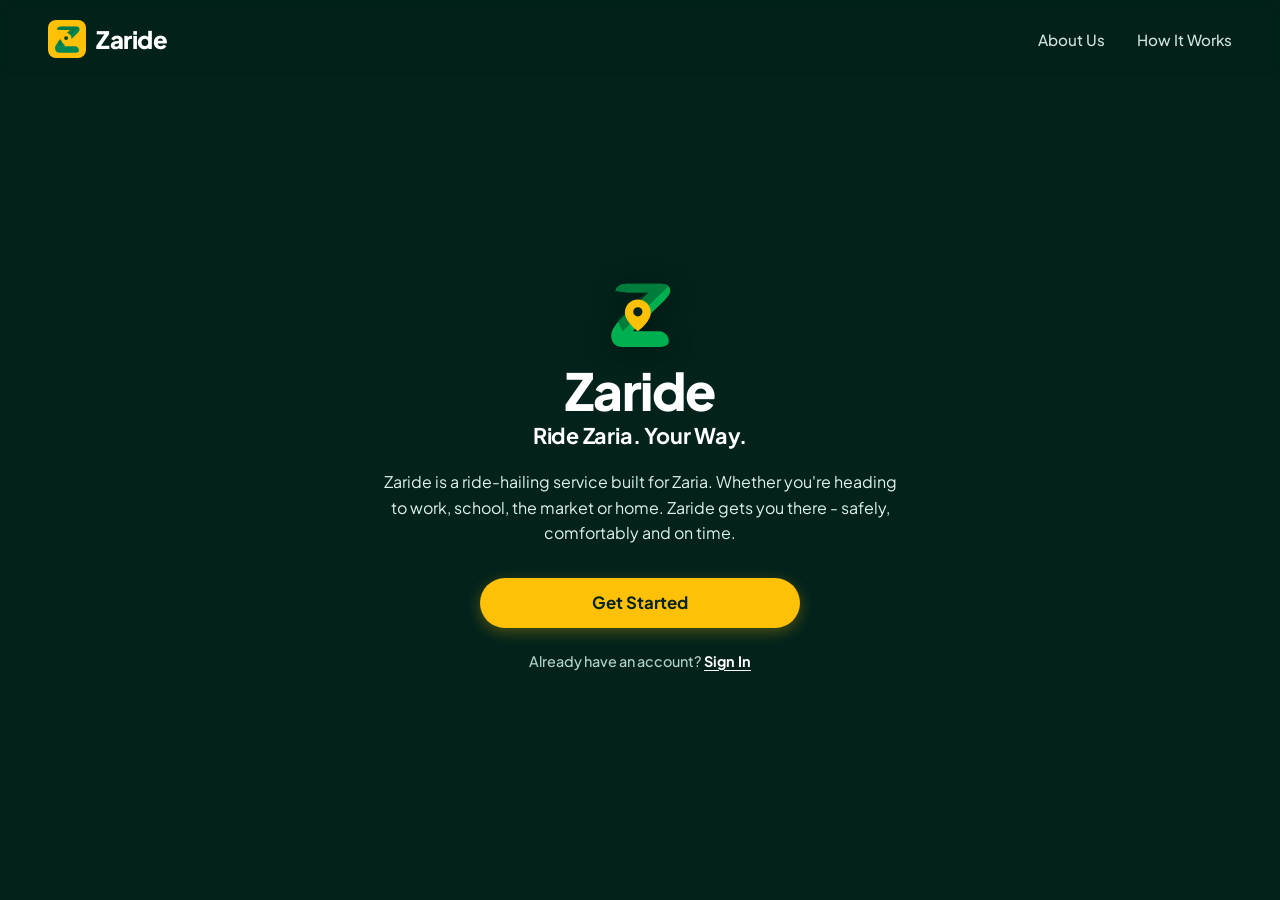
<file: index.html>
<!DOCTYPE html>
<html lang="en">
<head>
  <meta charset="UTF-8" />
  <meta name="viewport" content="width=device-width, initial-scale=1.0" />
  <title>Zaride - Ride Zaria. Your Way.</title>
  <!-- Google Fonts for sleek typography -->
  <link rel="preconnect" href="https://fonts.googleapis.com">
  <link rel="preconnect" href="https://fonts.gstatic.com" crossorigin>
  <link href="https://fonts.googleapis.com/css2?family=Plus+Jakarta+Sans:wght@400;500;600;700;800&display=swap" rel="stylesheet">
  <link rel="stylesheet" href="style.css" />
</head>
<body>

  <!-- Top Navigation Bar -->
  <header class="navbar">
    <div class="nav-container">
      <a href="#" class="brand-logo">
        <div class="logo-icon-wrapper">
          <!-- Stylized Z Logo SVG with Yellow Pin -->
          <svg class="nav-logo-svg" viewBox="0 0 500 500" fill="none" xmlns="http://www.w3.org/2000/svg">
            <path d="M 80,100 C 80,60 110,40 160,40 L 400,40 C 440,40 460,60 460,90 C 460,110 440,135 410,165 L 200,370 L 380,370 C 420,370 450,400 450,440 C 450,470 420,480 370,480 L 130,480 C 80,480 50,450 50,400 C 50,370 70,335 110,290 L 310,100 L 160,100 C 110,100 80,80 80,100 Z" fill="#008751"/>
            <path d="M 90,290 L 290,100 L 160,100 C 110,100 80,80 80,100 C 80,60 110,40 160,40 L 400,40 C 420,40 435,48 445,60 C 370,130 200,300 130,370 L 90,290 Z" fill="#00663d" opacity="0.4"/>
            <path d="M 235,150 C 185,150 145,190 145,240 C 145,305 235,370 235,370 C 235,370 325,305 325,240 C 325,190 285,150 235,150 Z" fill="#FFC107"/>
            <circle cx="235" cy="235" r="32" fill="#003d25"/>
          </svg>
        </div>
        <span class="brand-name">Zaride</span>
      </a>

      <nav class="nav-links">
        <a href="about.html">About Us</a>
        <a href="how-it-works.html">How It Works</a>
      </nav>
    </div>
  </header>

  <!-- Hero Section -->
  <main class="hero-section" id="home">
    <div class="hero-content">
      
      <!-- Big Center Logo Pin -->
      <div class="center-logo">
        <svg class="hero-logo-svg" viewBox="0 0 500 500" fill="none" xmlns="http://www.w3.org/2000/svg">
          <path d="M 80,100 C 80,60 110,40 160,40 L 400,40 C 440,40 460,60 460,90 C 460,110 440,135 410,165 L 200,370 L 380,370 C 420,370 450,400 450,440 C 450,470 420,480 370,480 L 130,480 C 80,480 50,450 50,400 C 50,370 70,335 110,290 L 310,100 L 160,100 C 110,100 80,80 80,100 Z" fill="#00B050"/>
          <path d="M 90,290 L 290,100 L 160,100 C 110,100 80,80 80,100 C 80,60 110,40 160,40 L 400,40 C 420,40 435,48 445,60 C 370,130 200,300 130,370 L 90,290 Z" fill="#004D25" opacity="0.5"/>
          <path d="M 235,150 C 185,150 145,190 145,240 C 145,305 235,370 235,370 C 235,370 325,305 325,240 C 325,190 285,150 235,150 Z" fill="#FFC107"/>
          <circle cx="235" cy="235" r="32" fill="#02221b"/>
        </svg>
      </div>

      <!-- Main Headline -->
      <h1 class="hero-title">Zaride</h1>
      <p class="hero-subtitle">Ride Zaria. Your Way.</p>

      <!-- Custom Description Text -->
      <p class="hero-description">
        Zaride is a ride-hailing service built for Zaria. Whether you're heading to work, school, the market or home. Zaride gets you there - safely, comfortably and on time.
      </p>

      <!-- Action Button -->
      <a href="join.html" class="btn-primary">Get Started</a>

      <!-- Account Sign-in Link -->
      <p class="account-prompt">
        Already have an account? <a href="signin.html" class="signin-link" id="signInBtn">Sign In</a>
      </p>
      
    </div>
  </main>

  

  <script src="script.js"></script>
</body>
</html>
</file>
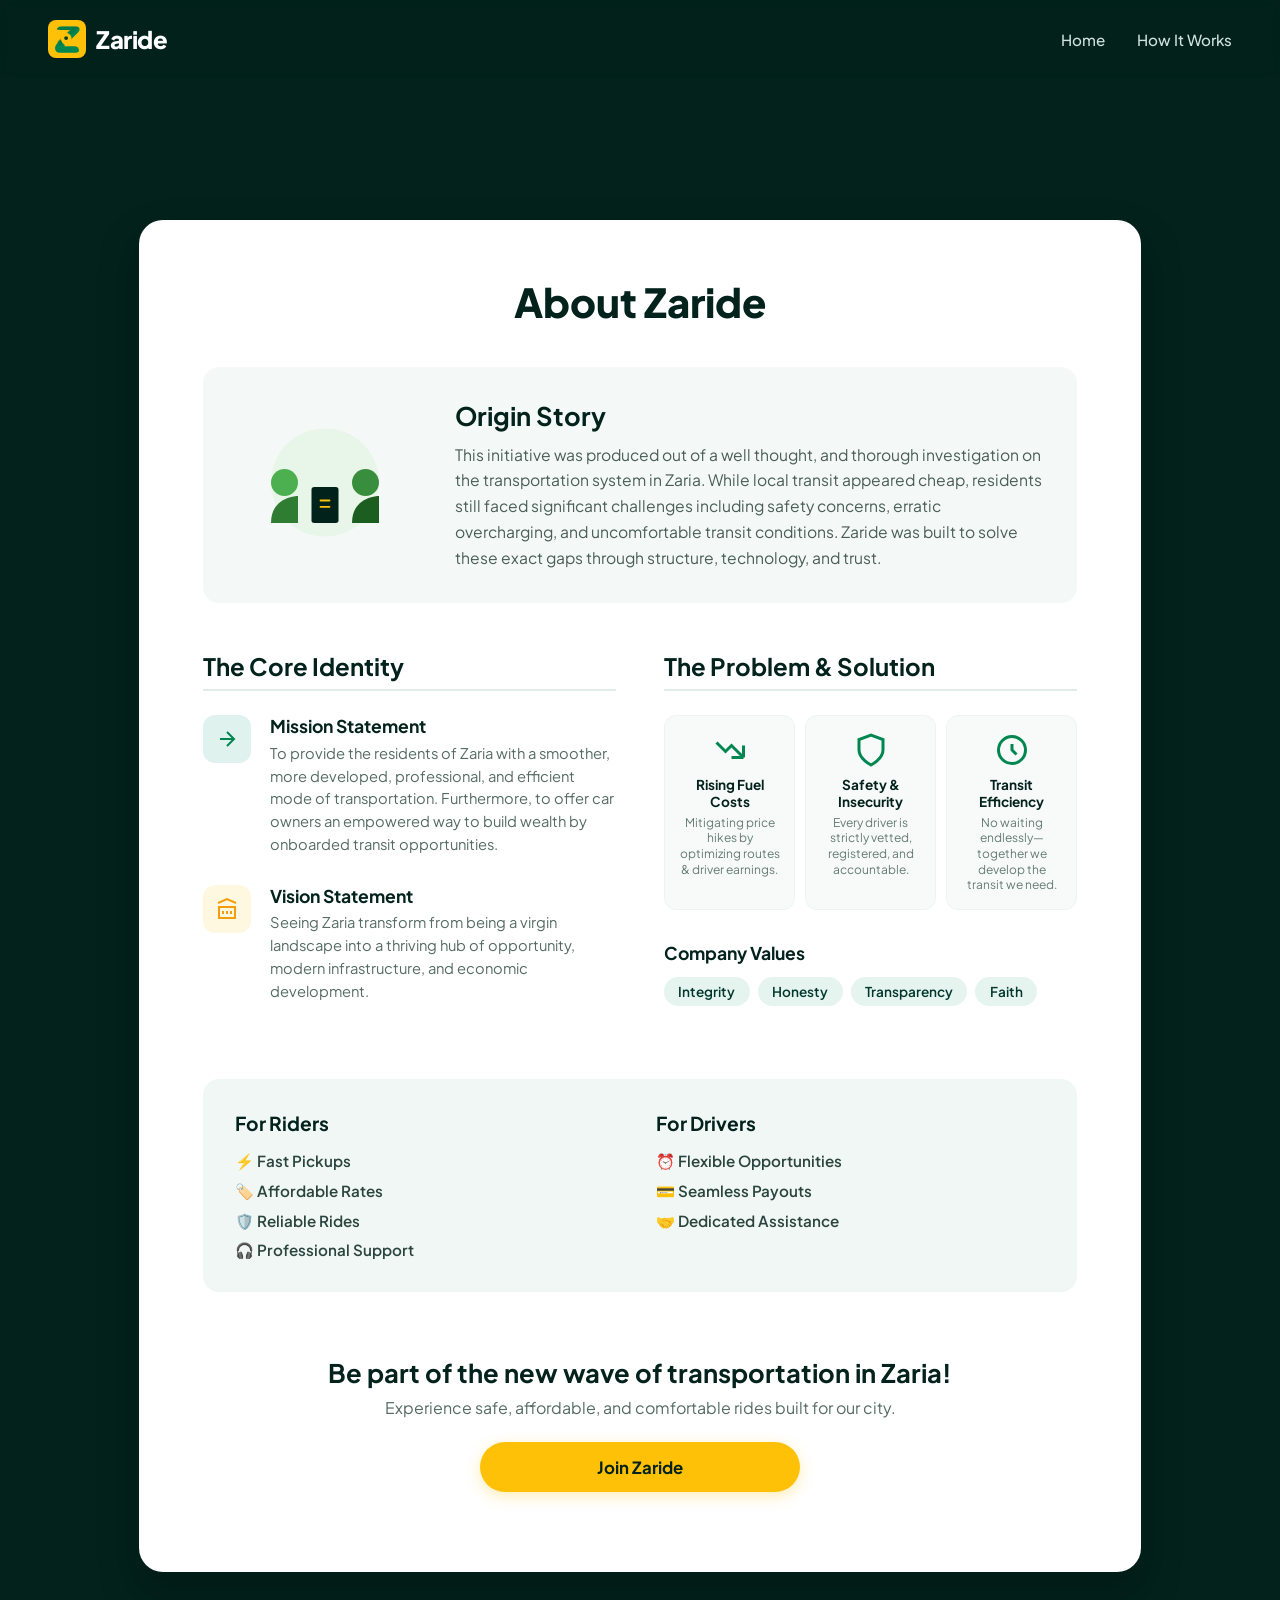
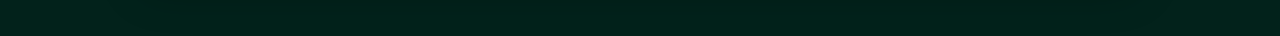
<file: about.html>
<!DOCTYPE html>
<html lang="en">
<head>
  <meta charset="UTF-8" />
  <meta name="viewport" content="width=device-width, initial-scale=1.0" />
  <title>About Us - Zaride</title>
  <link rel="preconnect" href="https://fonts.googleapis.com">
  <link rel="preconnect" href="https://fonts.gstatic.com" crossorigin>
  <link href="https://fonts.googleapis.com/css2?family=Plus+Jakarta+Sans:wght@400;500;600;700;800&display=swap" rel="stylesheet">
  <link rel="stylesheet" href="style.css" />
</head>
<body class="about-page-body">

  <!-- Navigation Bar -->
  <header class="navbar">
    <div class="nav-container">
      <a href="index.html" class="brand-logo">
        <div class="logo-icon-wrapper">
          <svg class="nav-logo-svg" viewBox="0 0 500 500" fill="none" xmlns="http://www.w3.org/2000/svg">
            <path d="M 80,100 C 80,60 110,40 160,40 L 400,40 C 440,40 460,60 460,90 C 460,110 440,135 410,165 L 200,370 L 380,370 C 420,370 450,400 450,440 C 450,470 420,480 370,480 L 130,480 C 80,480 50,450 50,400 C 50,370 70,335 110,290 L 310,100 L 160,100 C 110,100 80,80 80,100 Z" fill="#008751"/>
            <path d="M 90,290 L 290,100 L 160,100 C 110,100 80,80 80,100 C 80,60 110,40 160,40 L 400,40 C 420,40 435,48 445,60 C 370,130 200,300 130,370 L 90,290 Z" fill="#00663d" opacity="0.4"/>
            <path d="M 235,150 C 185,150 145,190 145,240 C 145,305 235,370 235,370 C 235,370 325,305 325,240 C 325,190 285,150 235,150 Z" fill="#FFC107"/>
            <circle cx="235" cy="235" r="32" fill="#003d25"/>
          </svg>
        </div>
        <span class="brand-name">Zaride</span>
      </a>

      <nav class="nav-links">
        <a href="index.html">Home</a>
        <a href="how-it-works.html">How It Works</a>
      </nav>
    </div>
  </header>

  <!-- Hero Header with Zaria Landmark Background -->
  <section class="about-hero">
    <div class="about-hero-overlay"></div>
  </section>

  <!-- Main Card Area -->
  <main class="about-card-wrapper">
    <div class="about-card">
      <h1 class="page-title">About Zaride</h1>

      <!-- Origin Story Section -->
      <section class="story-section">
        <div class="story-illustration">
          <!-- Team / Investigation Illustration Graphic -->
          <svg viewBox="0 0 200 150" fill="none" xmlns="http://www.w3.org/2000/svg">
            <circle cx="100" cy="75" r="60" fill="#E8F5E9"/>
            <path d="M40 120 C40 90 70 90 70 90 L70 120 Z" fill="#2E7D32"/>
            <circle cx="55" cy="75" r="15" fill="#4CAF50"/>
            <path d="M130 120 C130 90 160 90 160 90 L160 120 Z" fill="#1B5E20"/>
            <circle cx="145" cy="75" r="15" fill="#388E3C"/>
            <rect x="85" y="80" width="30" height="40" rx="3" fill="#00221B"/>
            <path d="M95 95 L105 95 M95 102 L105 102" stroke="#FFC107" stroke-width="2" stroke-linecap="round"/>
          </svg>
        </div>
        <div class="story-text">
          <h2>Origin Story</h2>
          <p>
            This initiative was produced out of a well thought, and thorough investigation on the transportation system in Zaria. While local transit appeared cheap, residents still faced significant challenges including safety concerns, erratic overcharging, and uncomfortable transit conditions. Zaride was built to solve these exact gaps through structure, technology, and trust.
          </p>
        </div>
      </section>

      <!-- Grid for Identity & Problem/Solution -->
      <div class="about-grid">
        
        <!-- Column 1: Core Identity -->
        <div class="grid-col">
          <h2 class="col-title">The Core Identity</h2>
          
          <div class="identity-block">
            <div class="icon-wrap green-bg">
              <svg viewBox="0 0 24 24" fill="none" stroke="currentColor" stroke-width="2"><path d="M5 12h14M12 5l7 7-7 7"/></svg>
            </div>
            <div>
              <h3>Mission Statement</h3>
              <p>To provide the residents of Zaria with a smoother, more developed, professional, and efficient mode of transportation. Furthermore, to offer car owners an empowered way to build wealth by onboarded transit opportunities.</p>
            </div>
          </div>

          <div class="identity-block">
            <div class="icon-wrap yellow-bg">
              <svg viewBox="0 0 24 24" fill="none" stroke="currentColor" stroke-width="2"><path d="M3 21h18M3 10h18M3 6l9-4 9 4M4 10v11M20 10v11M8 14v3M12 14v3M16 14v3"/></svg>
            </div>
            <div>
              <h3>Vision Statement</h3>
              <p>Seeing Zaria transform from being a virgin landscape into a thriving hub of opportunity, modern infrastructure, and economic development.</p>
            </div>
          </div>
        </div>

        <!-- Column 2: The Problem & Solution -->
        <div class="grid-col">
          <h2 class="col-title">The Problem & Solution</h2>

          <div class="prob-sol-items">
            <div class="ps-card">
              <div class="ps-icon"><svg viewBox="0 0 24 24" stroke="currentColor" fill="none" stroke-width="2"><path d="M13 17h8m0 0V9m0 8l-8-8-4 4-6-6"/></svg></div>
              <h4>Rising Fuel Costs</h4>
              <p>Mitigating price hikes by optimizing routes & driver earnings.</p>
            </div>

            <div class="ps-card">
              <div class="ps-icon"><svg viewBox="0 0 24 24" stroke="currentColor" fill="none" stroke-width="2"><path d="M12 22s8-4 8-10V5l-8-3-8 3v7c0 6 8 10 8 10z"/></svg></div>
              <h4>Safety & Insecurity</h4>
              <p>Every driver is strictly vetted, registered, and accountable.</p>
            </div>

            <div class="ps-card">
              <div class="ps-icon"><svg viewBox="0 0 24 24" stroke="currentColor" fill="none" stroke-width="2"><path d="M12 8v4l3 3m6-3a9 9 0 11-18 0 9 9 0 0118 0z"/></svg></div>
              <h4>Transit Efficiency</h4>
              <p>No waiting endlessly—together we develop the transit we need.</p>
            </div>
          </div>

          <!-- Company Values -->
          <div class="values-section">
            <h3 class="sub-title">Company Values</h3>
            <div class="values-tags">
              <span>Integrity</span>
              <span>Honesty</span>
              <span>Transparency</span>
              <span>Faith</span>
            </div>
          </div>
        </div>
      </div>

      <!-- Market Differentiation: Riders & Drivers -->
      <section class="differentiation-section">
        <div class="diff-col">
          <h3>For Riders</h3>
          <ul class="diff-list">
            <li>⚡ Fast Pickups</li>
            <li>🏷️ Affordable Rates</li>
            <li>🛡️ Reliable Rides</li>
            <li>🎧 Professional Support</li>
          </ul>
        </div>
        <div class="diff-col">
          <h3>For Drivers</h3>
          <ul class="diff-list">
            <li>⏰ Flexible Opportunities</li>
            <li>💳 Seamless Payouts</li>
            <li>🤝 Dedicated Assistance</li>
          </ul>
        </div>
      </section>

      <!-- Bottom Call to Action -->
      <section class="about-cta">
        <h2>Be part of the new wave of transportation in Zaria!</h2>
        <p>Experience safe, affordable, and comfortable rides built for our city.</p>
        <a href="index.html#get-started" class="btn-primary">Join Zaride</a>
      </section>

    </div>
  </main>

  <script src="script.js"></script>
</body>
</html>
</file>
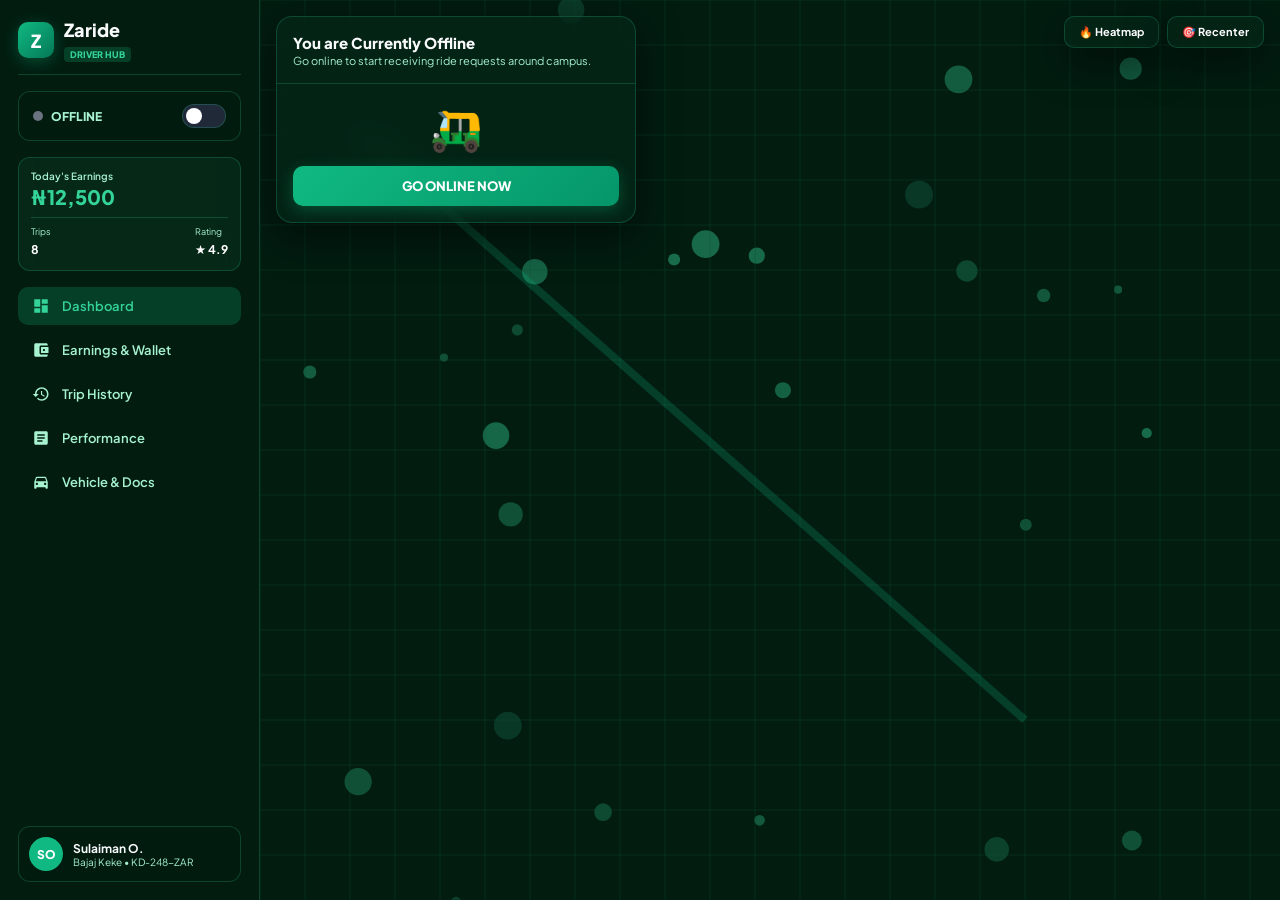
<file: driversdashboard.html>
<!DOCTYPE html>
<html lang="en">
<head>
  <meta charset="UTF-8" />
  <meta name="viewport" content="width=device-width, initial-scale=1.0, maximum-scale=1.0, user-scalable=no" />
  <title>Zaride Driver - Dashboard</title>
  <link rel="preconnect" href="https://fonts.googleapis.com">
  <link rel="preconnect" href="https://fonts.gstatic.com" crossorigin>
  <link href="https://fonts.googleapis.com/css2?family=Plus+Jakarta+Sans:wght@400;500;600;700;800&display=swap" rel="stylesheet">
  <link rel="stylesheet" href="dashboard-style.css" />
</head>
<body>

  <!-- DESKTOP SIDEBAR -->
  <aside class="sidebar">
    <div class="brand">
      <div class="brand-logo">Z</div>
      <div>
        <div class="brand-title">Zaride</div>
        <span class="brand-badge">DRIVER HUB</span>
      </div>
    </div>

    <!-- ONLINE / OFFLINE TOGGLE WIDGET -->
    <div class="status-toggle-card">
      <div class="toggle-info">
        <span class="status-indicator" id="sidebar-status-dot"></span>
        <span class="status-text" id="sidebar-status-text">OFFLINE</span>
      </div>
      <label class="switch">
        <input type="checkbox" id="driver-status-toggle" onchange="toggleOnlineStatus(this.checked)">
        <span class="slider round"></span>
      </label>
    </div>

    <!-- DAILY METRICS CARD -->
    <div class="quick-stats-card">
      <div class="qs-item">
        <span class="qs-label">Today's Earnings</span>
        <span class="qs-value highlight" id="today-earnings">₦12,500</span>
      </div>
      <div class="qs-divider"></div>
      <div class="qs-row">
        <div>
          <span class="qs-sublabel">Trips</span>
          <span class="qs-subval" id="today-trips">8</span>
        </div>
        <div>
          <span class="qs-sublabel">Rating</span>
          <span class="qs-subval" id="driver-rating">★ 4.9</span>
        </div>
      </div>
    </div>

    <!-- NAVIGATION MENU -->
    <nav class="nav-menu">
      <button class="nav-item active" id="nav-dashboard" onclick="switchTab('dashboard')">
        <svg viewBox="0 0 24 24"><path d="M3 13h8V3H3v10zm0 8h8v-6H3v6zm10 0h8V11h-8v10zm0-18v6h8V3h-8z"/></svg>
        <span>Dashboard</span>
      </button>
      <button class="nav-item" id="nav-earnings" onclick="switchTab('earnings')">
        <svg viewBox="0 0 24 24"><path d="M21 18v1c0 1.1-.9 2-2 2H5c-1.11 0-2-.9-2-2V5c0-1.1.89-2 2-2h14c1.1 0 2 .9 2 2v1h-9c-1.11 0-2 .9-2 2v8c0 1.1.89 2 2 2h9zm-9-2h10V8H12v8zm4-2.5c-.83 0-1.5-.67-1.5-1.5s.67-1.5 1.5-1.5 1.5.67 1.5 1.5-.67 1.5-1.5 1.5z"/></svg>
        <span>Earnings & Wallet</span>
      </button>
      <button class="nav-item" id="nav-history" onclick="switchTab('history')">
        <svg viewBox="0 0 24 24"><path d="M13 3c-4.97 0-9 4.03-9 9H1l3.89 3.89.07.14L9 12H6c0-3.87 3.13-7 7-7s7 3.13 7 7-3.13 7-7 7c-1.93 0-3.68-.79-4.94-2.06l-1.42 1.42C8.27 19.99 10.51 21 13 21c4.97 0 9-4.03 9-9s-4.03-9-9-9zm-1 5v5l4.28 2.54.72-1.21-3.5-2.08V8H12z"/></svg>
        <span>Trip History</span>
      </button>
      <button class="nav-item" id="nav-performance" onclick="switchTab('performance')">
        <svg viewBox="0 0 24 24"><path d="M19 3H5c-1.1 0-2 .9-2 2v14c0 1.1.9 2 2 2h14c1.1 0 2-.9 2-2V5c0-1.1-.9-2-2-2zm-5 14H7v-2h7v2zm3-4H7v-2h10v2zm0-4H7V7h10v2z"/></svg>
        <span>Performance</span>
      </button>
      <button class="nav-item" id="nav-vehicle" onclick="switchTab('vehicle')">
        <svg viewBox="0 0 24 24"><path d="M18.92 6.01C18.72 5.42 18.16 5 17.5 5h-11c-.66 0-1.21.42-1.42 1.01L3 12v8c0 .55.45 1 1 1h1c.55 0 1-.45 1-1v-1h12v1c0 .55.45 1 1 1h1c.55 0 1-.45 1-1v-8l-2.08-5.99zM6.5 16c-.83 0-1.5-.67-1.5-1.5S5.67 13 6.5 13s1.5.67 1.5 1.5S7.33 16 6.5 16zm11 0c-.83 0-1.5-.67-1.5-1.5s.67-1.5 1.5-1.5 1.5.67 1.5 1.5-.67 1.5-1.5 1.5zM5 11l1.5-4.5h11L19 11H5z"/></svg>
        <span>Vehicle & Docs</span>
      </button>
    </nav>

    <!-- DRIVER PROFILE FOOTER -->
    <div class="user-widget">
      <div class="user-avatar">SO</div>
      <div class="user-info">
        <div class="user-name">Sulaiman O.</div>
        <div class="user-role">Bajaj Keke • KD-248-ZAR</div>
      </div>
    </div>
  </aside>

  <!-- MAIN CANVAS & DRIVER INTERFACE MAP -->
  <main class="main-wrapper">
    <div class="map-container">
      <canvas id="map-canvas"></canvas>
    </div>

    <!-- MAP OVERLAY BUTTONS -->
    <div class="map-controls">
      <button class="map-btn glass-btn" onclick="toggleSurgeHeatmap()">🔥 Heatmap</button>
      <button class="map-btn glass-btn" onclick="recenterMap()">🎯 Recenter</button>
    </div>

    <!-- DRIVER FLOATING PANELS -->
    <div class="panel-container">

      <!-- 1. OFFLINE / STANDBY PANEL -->
      <div class="card-panel glass-panel active" id="panel-offline">
        <div class="panel-header">
          <h3>You are Currently Offline</h3>
          <p>Go online to start receiving ride requests around campus.</p>
        </div>
        <div class="panel-body text-center">
          <div class="offline-hero-icon">🛺</div>
          <button class="btn-primary" onclick="triggerOnlineFromPanel()">GO ONLINE NOW</button>
        </div>
      </div>

      <!-- 2. ONLINE / SEARCHING FOR RIDES PANEL -->
      <div class="card-panel glass-panel" id="panel-online-idle">
        <div class="panel-header">
          <div class="badge-status-online">● ONLINE & READY</div>
          <h3>Looking for Requests...</h3>
          <p>High demand detected around Main Campus Gate.</p>
        </div>
        <div class="panel-body text-center">
          <div class="pulse-radar">
            <div class="p-wave"></div>
            <div class="p-wave"></div>
            <div class="p-wave"></div>
            <span class="p-icon">📍</span>
          </div>
          <p class="sub-text">Stay near busy hubs for faster matching.</p>
        </div>
      </div>

      <!-- 3. ACTIVE TRIP STAGE 1: NAVIGATING TO PICKUP -->
      <div class="card-panel glass-panel" id="panel-enroute-pickup">
        <div class="panel-header">
          <span class="status-pill green">STAGE 1: EN-ROUTE TO PICKUP</span>
          <h3 id="rider-name-pickup">Passenger: Zainab A.</h3>
          <p id="pickup-eta-text">3 mins away • 600m</p>
        </div>
        <div class="panel-body">
          <div class="location-box">
            <div class="loc-row">
              <span class="dot green"></span>
              <div>
                <span class="loc-title">Pickup Location</span>
                <p class="loc-desc" id="p-pickup-address">Main Campus ABU (North Gate)</p>
              </div>
            </div>
          </div>
          <div class="action-grid">
            <button class="btn-secondary glass-btn" onclick="callRider()">📞 Call</button>
            <button class="btn-secondary glass-btn" onclick="chatRider()">💬 Chat</button>
          </div>
          <button class="btn-primary" onclick="arriveAtPickup()">I HAVE ARRIVED</button>
          <button class="btn-text-danger" onclick="openCancelModal()">Cancel Ride</button>
        </div>
      </div>

      <!-- 4. ACTIVE TRIP STAGE 2: WAITING & START TRIP -->
      <div class="card-panel glass-panel" id="panel-waiting-rider">
        <div class="panel-header">
          <span class="status-pill yellow">STAGE 2: WAITING FOR PASSENGER</span>
          <h3>Passenger Notified</h3>
          <p>Waiting Timer: <strong id="wait-timer" class="text-accent">01:45</strong></p>
        </div>
        <div class="panel-body">
          <div class="location-box">
            <div class="loc-row">
              <span class="dot red"></span>
              <div>
                <span class="loc-title">Destination</span>
                <p class="loc-desc" id="p-drop-address">Congo Campus (Ahmadu Bello Way)</p>
              </div>
            </div>
          </div>
          <div class="fare-tag">Est. Fare: <strong id="p-est-fare">₦400</strong> (Cash)</div>
          <button class="btn-primary success" onclick="startRideTransit()">SLIDE TO START TRIP</button>
        </div>
      </div>

      <!-- 5. ACTIVE TRIP STAGE 3: IN TRANSIT -->
      <div class="card-panel glass-panel" id="panel-in-transit">
        <div class="panel-header">
          <span class="status-pill green">STAGE 3: IN TRANSIT TO DESTINATION</span>
          <h3>On The Way...</h3>
          <p>Speed: <strong id="current-speed">24 km/h</strong> (Limit: 30 km/h)</p>
        </div>
        <div class="panel-body">
          <div class="progress-bar">
            <div class="progress-fill" id="trip-progress-fill"></div>
          </div>
          <div class="stats-row">
            <div class="stat-box">
              <span class="lbl">Dist Left</span>
              <span class="val" id="transit-dist">1.8 km</span>
            </div>
            <div class="stat-box">
              <span class="lbl">ETA</span>
              <span class="val" id="transit-eta">5 mins</span>
            </div>
            <div class="stat-box">
              <span class="lbl">Fare</span>
              <span class="val text-accent" id="transit-fare">₦400</span>
            </div>
          </div>
          <button class="btn-primary success" onclick="completeTripAndCollect()">COMPLETE TRIP</button>
          <button class="btn-danger-sos" onclick="triggerSOS()">🚨 SOS EMERGENCY</button>
        </div>
      </div>

    </div>
  </main>

  <!-- POPUP 1: INCOMING RIDE & BARGAIN REQUEST OVERLAY -->
  <div class="modal-overlay glass-modal-overlay" id="modal-request">
    <div class="request-card glass-modal">
      <div class="timer-bar"><div class="timer-fill" id="request-timer-fill"></div></div>
      <div class="req-header">
        <span class="badge-req">NEW RIDE OFFER</span>
        <div class="fare-comparison-wrap">
          <div class="fare-sub">Standard: <span class="strike" id="req-standard-fare">₦500</span></div>
          <h2 class="req-fare" id="req-fare-val">₦400</h2>
        </div>
        <span class="req-pay-type" id="req-pay-method">Cash Payment</span>
      </div>

      <div class="req-rider-info">
        <div class="r-avatar">ZA</div>
        <div>
          <div class="r-name" id="req-rider-name">Zainab A.</div>
          <div class="r-rating">★ 4.9 (24 Trips)</div>
        </div>
      </div>

      <div class="req-route-box">
        <div class="r-point"><span class="dot green"></span> <span id="req-pickup">Main Campus ABU Gate</span></div>
        <div class="r-line"></div>
        <div class="r-point"><span class="dot red"></span> <span id="req-drop">Congo Campus</span></div>
      </div>

      <div class="req-meta-row">
        <span>Est. Dist: <strong>2.4 km</strong></span>
        <span>Pickup: <strong>3 mins away</strong></span>
      </div>

      <!-- MAIN ACTION BUTTONS -->
      <div class="req-actions" id="driver-main-actions">
        <button class="btn-decline glass-btn" onclick="declineRequest()">Decline</button>
        <button class="btn-counter glass-btn" onclick="toggleDriverCounter(true)">Counter</button>
        <button class="btn-accept" onclick="acceptRequest()">ACCEPT ₦400</button>
      </div>

      <!-- COUNTER OFFER INPUT SUB-PANEL -->
      <div class="driver-counter-box hidden" id="driver-counter-section">
        <div class="counter-head">
          <span>Propose Counter Fare</span>
          <button class="btn-close-sm" onclick="toggleDriverCounter(false)">✕</button>
        </div>
        <div class="preset-chips">
          <button class="chip-btn" onclick="setDriverCounterValue(450)">₦450</button>
          <button class="chip-btn" onclick="setDriverCounterValue(500)">₦500</button>
          <button class="chip-btn" onclick="setDriverCounterValue(550)">₦550</button>
        </div>
        <div class="counter-input-row">
          <span class="c-symbol">₦</span>
          <input type="number" id="driver-custom-fare-input" placeholder="Enter fare" value="450" />
        </div>
        <button class="btn-primary" onclick="submitDriverCounter()">SEND COUNTER OFFER</button>
      </div>
    </div>
  </div>

  <!-- POPUP 2: FARE SUMMARY & RATING PASSENGER -->
  <div class="modal-overlay glass-modal-overlay" id="modal-fare-summary">
    <div class="modal-box glass-modal text-center">
      <div class="party-emoji">🏁</div>
      <h3>Trip Completed!</h3>
      <p>Collect payment from passenger</p>

      <div class="collect-fare-card">
        <span class="collect-lbl">COLLECT CASH</span>
        <h1 class="collect-val" id="collect-amount">₦400</h1>
        <span class="collect-sub" id="collect-method-sub">Cash Trip • Base + Distance</span>
      </div>

      <div class="rate-section">
        <p>Rate Passenger:</p>
        <div class="star-row">
          <span class="star active" onclick="setPassengerRating(1)">★</span>
          <span class="star active" onclick="setPassengerRating(2)">★</span>
          <span class="star active" onclick="setPassengerRating(3)">★</span>
          <span class="star active" onclick="setPassengerRating(4)">★</span>
          <span class="star active" onclick="setPassengerRating(5)">★</span>
        </div>
      </div>

      <button class="btn-primary" onclick="finishFareCollection()">CONFIRM & COMPLETE</button>
    </div>
  </div>

  <!-- POPUP 3: CANCEL TRIP REASON MODAL -->
  <div class="modal-overlay glass-modal-overlay" id="modal-cancel">
    <div class="modal-box glass-modal">
      <h3>Cancel Trip</h3>
      <p>Select a reason for canceling:</p>
      <div class="radio-list">
        <label class="radio-item"><input type="radio" name="cancel" checked /> Rider didn't show up</label>
        <label class="radio-item"><input type="radio" name="cancel" /> Unreachable / Phone off</label>
        <label class="radio-item"><input type="radio" name="cancel" /> Vehicle mechanical issue</label>
      </div>
      <div class="modal-btns">
        <button class="btn-secondary glass-btn" onclick="closeCancelModal()">Go Back</button>
        <button class="btn-danger" onclick="confirmCancelRide()">Cancel Ride</button>
      </div>
    </div>
  </div>

  <!-- SLIDE-OVER MODALS (EARNINGS, HISTORY, PERFORMANCE, VEHICLE) -->

  <!-- EARNINGS & WALLET MODAL -->
  <div class="slide-modal glass-slide" id="modal-earnings">
    <div class="slide-header">
      <h3>Earnings & Wallet</h3>
      <button class="close-btn" onclick="closeModals()">✕</button>
    </div>
    <div class="wallet-balance-card">
      <span class="wb-label">Available Balance</span>
      <h2 class="wb-val">₦28,450.00</h2>
      <button class="btn-primary success" onclick="alert('Payout requested! Funds transferred to your linked bank account.')">Payout to Bank Account</button>
    </div>

    <h4 class="section-title">Weekly Performance</h4>
    <div class="earnings-chart-placeholder">
      <div class="bar-col"><div class="bar-fill" style="height: 60%"></div><span>Mon</span></div>
      <div class="bar-col"><div class="bar-fill" style="height: 80%"></div><span>Tue</span></div>
      <div class="bar-col"><div class="bar-fill" style="height: 45%"></div><span>Wed</span></div>
      <div class="bar-col"><div class="bar-fill" style="height: 95%"></div><span>Thu</span></div>
      <div class="bar-col"><div class="bar-fill" style="height: 70%"></div><span>Fri</span></div>
      <div class="bar-col"><div class="bar-fill" style="height: 30%"></div><span>Sat</span></div>
      <div class="bar-col"><div class="bar-fill" style="height: 10%"></div><span>Sun</span></div>
    </div>
  </div>

  <!-- TRIP HISTORY MODAL -->
  <div class="slide-modal glass-slide" id="modal-history">
    <div class="slide-header">
      <h3>Trip History</h3>
      <button class="close-btn" onclick="closeModals()">✕</button>
    </div>
    <div class="history-list">
      <div class="h-item glass-card">
        <div>
          <h5>Main Campus ➔ Congo Campus</h5>
          <p>Today, 09:42 AM • Zainab A.</p>
        </div>
        <span class="h-price">+₦400</span>
      </div>
      <div class="h-item glass-card">
        <div>
          <h5>North Gate ➔ Kwangila</h5>
          <p>Today, 08:15 AM • Ibrahim M.</p>
        </div>
        <span class="h-price">+₦700</span>
      </div>
      <div class="h-item glass-card">
        <div>
          <h5>Sulaiman Hostel ➔ Assembly Hall</h5>
          <p>Yesterday, 04:20 PM • Maryam K.</p>
        </div>
        <span class="h-price">+₦200</span>
      </div>
    </div>
  </div>

  <!-- PERFORMANCE MODAL -->
  <div class="slide-modal glass-slide" id="modal-performance">
    <div class="slide-header">
      <h3>Performance Metrics</h3>
      <button class="close-btn" onclick="closeModals()">✕</button>
    </div>
    <div class="perf-grid">
      <div class="perf-card glass-card">
        <span class="p-title">Acceptance Rate</span>
        <span class="p-val text-accent">96%</span>
      </div>
      <div class="perf-card glass-card">
        <span class="p-title">Cancellation Rate</span>
        <span class="p-val text-green">2%</span>
      </div>
      <div class="perf-card glass-card">
        <span class="p-title">Total Trips</span>
        <span class="p-val">342</span>
      </div>
      <div class="perf-card glass-card">
        <span class="p-title">Overall Rating</span>
        <span class="p-val text-yellow">★ 4.9</span>
      </div>
    </div>
  </div>

  <!-- VEHICLE & DOCS MODAL -->
  <div class="slide-modal glass-slide" id="modal-vehicle">
    <div class="slide-header">
      <h3>Vehicle & Documents</h3>
      <button class="close-btn" onclick="closeModals()">✕</button>
    </div>
    <div class="v-details-box glass-card">
      <h4>Registered Vehicle</h4>
      <p>Bajaj RE Auto-Rickshaw (Keke)</p>
      <span class="plate-tag">KD-248-ZAR</span>
    </div>
    <h4 class="section-title">Compliance Documents</h4>
    <div class="doc-row glass-card">
      <span>Drivers License</span>
      <span class="status-tag verified">VERIFIED ✓</span>
    </div>
    <div class="doc-row glass-card">
      <span>Vehicle Inspection</span>
      <span class="status-tag verified">VERIFIED ✓</span>
    </div>
    <div class="doc-row glass-card">
      <span>Campus Permit</span>
      <span class="status-tag verified">ACTIVE ✓</span>
    </div>
  </div>

  <!-- MOBILE BOTTOM NAVIGATION -->
  <nav class="mobile-bottom-nav">
    <button class="m-nav-item active" id="m-nav-dashboard" onclick="switchTab('dashboard')">
      <svg viewBox="0 0 24 24"><path d="M3 13h8V3H3v10zm0 8h8v-6H3v6zm10 0h8V11h-8v10zm0-18v6h8V3h-8z"/></svg>
      <span>Drive</span>
    </button>
    <button class="m-nav-item" id="m-nav-earnings" onclick="switchTab('earnings')">
      <svg viewBox="0 0 24 24"><path d="M21 18v1c0 1.1-.9 2-2 2H5c-1.11 0-2-.9-2-2V5c0-1.1.89-2 2-2h14c1.1 0 2 .9 2 2v1h-9c-1.11 0-2 .9-2 2v8c0 1.1.89 2 2 2h9zm-9-2h10V8H12v8zm4-2.5c-.83 0-1.5-.67-1.5-1.5s.67-1.5 1.5-1.5 1.5.67 1.5 1.5-.67 1.5-1.5 1.5z"/></svg>
      <span>Wallet</span>
    </button>
    <button class="m-nav-item" id="m-nav-history" onclick="switchTab('history')">
      <svg viewBox="0 0 24 24"><path d="M13 3c-4.97 0-9 4.03-9 9H1l3.89 3.89.07.14L9 12H6c0-3.87 3.13-7 7-7s7 3.13 7 7-3.13 7-7 7c-1.93 0-3.68-.79-4.94-2.06l-1.42 1.42C8.27 19.99 10.51 21 13 21c4.97 0 9-4.03 9-9s-4.03-9-9-9zm-1 5v5l4.28 2.54.72-1.21-3.5-2.08V8H12z"/></svg>
      <span>Trips</span>
    </button>
    <button class="m-nav-item" id="m-nav-vehicle" onclick="switchTab('vehicle')">
      <svg viewBox="0 0 24 24"><path d="M18.92 6.01C18.72 5.42 18.16 5 17.5 5h-11c-.66 0-1.21.42-1.42 1.01L3 12v8c0 .55.45 1 1 1h1c.55 0 1-.45 1-1v-1h12v1c0 .55.45 1 1 1h1c.55 0 1-.45 1-1v-8l-2.08-5.99zM6.5 16c-.83 0-1.5-.67-1.5-1.5S5.67 13 6.5 13s1.5.67 1.5 1.5S7.33 16 6.5 16zm11 0c-.83 0-1.5-.67-1.5-1.5s.67-1.5 1.5-1.5 1.5.67 1.5 1.5-.67 1.5-1.5 1.5zM5 11l1.5-4.5h11L19 11H5z"/></svg>
      <span>Vehicle</span>
    </button>
  </nav>

  <script src="driversdashboard-script.js"></script>
</body>
</html>
</file>
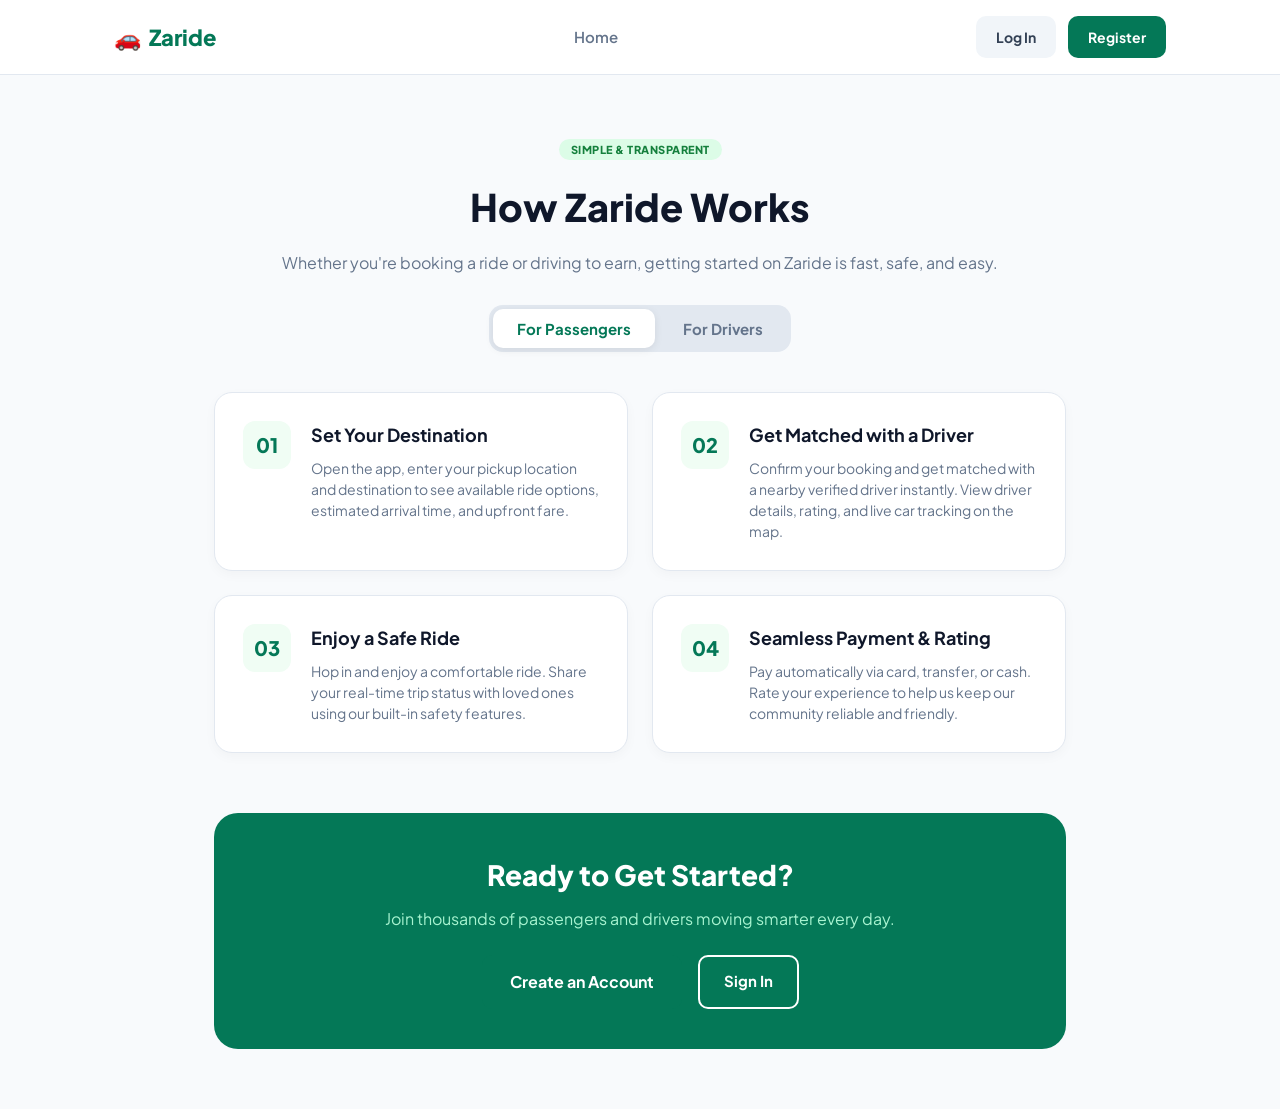
<file: how-it-works.html>
<!DOCTYPE html>
<html lang="en">
<head>
  <meta charset="UTF-8" />
  <meta name="viewport" content="width=device-width, initial-scale=1.0" />
  <title>How It Works - Zaride</title>
  <link rel="preconnect" href="https://fonts.googleapis.com">
  <link rel="preconnect" href="https://fonts.gstatic.com" crossorigin>
  <link href="https://fonts.googleapis.com/css2?family=Plus+Jakarta+Sans:wght@400;500;600;700;800&display=swap" rel="stylesheet">
  <link rel="stylesheet" href="how-it-works.css" />
</head>
<body>

  <!-- TOP NAVIGATION HEADER -->
  <header class="navbar">
    <div class="nav-container">
      <a href="index.html" class="logo">
        <span class="logo-icon">🚗</span> Zaride
      </a>

      <nav class="nav-links">
        <a href="index.html" class="nav-link">Home</a>
      </nav>

      <div class="nav-actions">
        <a href="signin.html" class="btn-secondary">Log In</a>
        <a href="join.html" class="btn-primary">Register</a>
      </div>
    </div>
  </header>

  <!-- HERO SECTION -->
  <section class="hero-section">
    <div class="hero-content">
      <span class="badge">SIMPLE & TRANSPARENT</span>
      <h1>How Zaride Works</h1>
      <p>Whether you're booking a ride or driving to earn, getting started on Zaride is fast, safe, and easy.</p>
    </div>
  </section>

  <!-- TAB SWITCHER (PASSENGER / DRIVER) -->
  <div class="tabs-container">
    <div class="tabs-wrapper">
      <button class="tab-btn active" id="passengerTab" onclick="switchTab('passenger')">For Passengers</button>
      <button class="tab-btn" id="driverTab" onclick="switchTab('driver')">For Drivers</button>
    </div>
  </div>

  <!-- PASSENGER STEPS SECTION -->
  <section class="steps-section tab-content active" id="passengerSteps">
    <div class="section-container">
      
      <div class="step-card">
        <div class="step-number">01</div>
        <div class="step-info">
          <h3>Set Your Destination</h3>
          <p>Open the app, enter your pickup location and destination to see available ride options, estimated arrival time, and upfront fare.</p>
        </div>
      </div>

      <div class="step-card">
        <div class="step-number">02</div>
        <div class="step-info">
          <h3>Get Matched with a Driver</h3>
          <p>Confirm your booking and get matched with a nearby verified driver instantly. View driver details, rating, and live car tracking on the map.</p>
        </div>
      </div>

      <div class="step-card">
        <div class="step-number">03</div>
        <div class="step-info">
          <h3>Enjoy a Safe Ride</h3>
          <p>Hop in and enjoy a comfortable ride. Share your real-time trip status with loved ones using our built-in safety features.</p>
        </div>
      </div>

      <div class="step-card">
        <div class="step-number">04</div>
        <div class="step-info">
          <h3>Seamless Payment & Rating</h3>
          <p>Pay automatically via card, transfer, or cash. Rate your experience to help us keep our community reliable and friendly.</p>
        </div>
      </div>

    </div>
  </section>

  <!-- DRIVER STEPS SECTION -->
  <section class="steps-section tab-content" id="driverSteps">
    <div class="section-container">
      
      <div class="step-card">
        <div class="step-number">01</div>
        <div class="step-info">
          <h3>Register & Upload Documents</h3>
          <p>Sign up as a driver partner, submit your driver's license, vehicle papers, and complete a quick background check.</p>
        </div>
      </div>

      <div class="step-card">
        <div class="step-number">02</div>
        <div class="step-info">
          <h3>Go Online & Accept Requests</h3>
          <p>Turn on driver mode whenever you're ready to earn. Receive trip requests nearby and accept rides that fit your route.</p>
        </div>
      </div>

      <div class="step-card">
        <div class="step-number">03</div>
        <div class="step-info">
          <h3>Pick Up & Complete Rides</h3>
          <p>Follow clear in-app GPS navigation to pick up passengers and guide you smoothly to their destination.</p>
        </div>
      </div>

      <div class="step-card">
        <div class="step-number">04</div>
        <div class="step-info">
          <h3>Get Paid Instantly</h3>
          <p>Track your daily earnings directly in the app and request instant payouts straight to your bank account anytime.</p>
        </div>
      </div>

    </div>
  </section>

  <!-- CTA BANNER -->
  <section class="cta-section">
    <div class="cta-card">
      <h2>Ready to Get Started?</h2>
      <p>Join thousands of passengers and drivers moving smarter every day.</p>
      <div class="cta-actions">
        <a href="join.html" class="btn-primary btn-large">Create an Account</a>
        <a href="signin.html" class="btn-outline">Sign In</a>
      </div>
    </div>
  </section>

  <script src="how-it-works.js"></script>
</body>
</html>
</file>
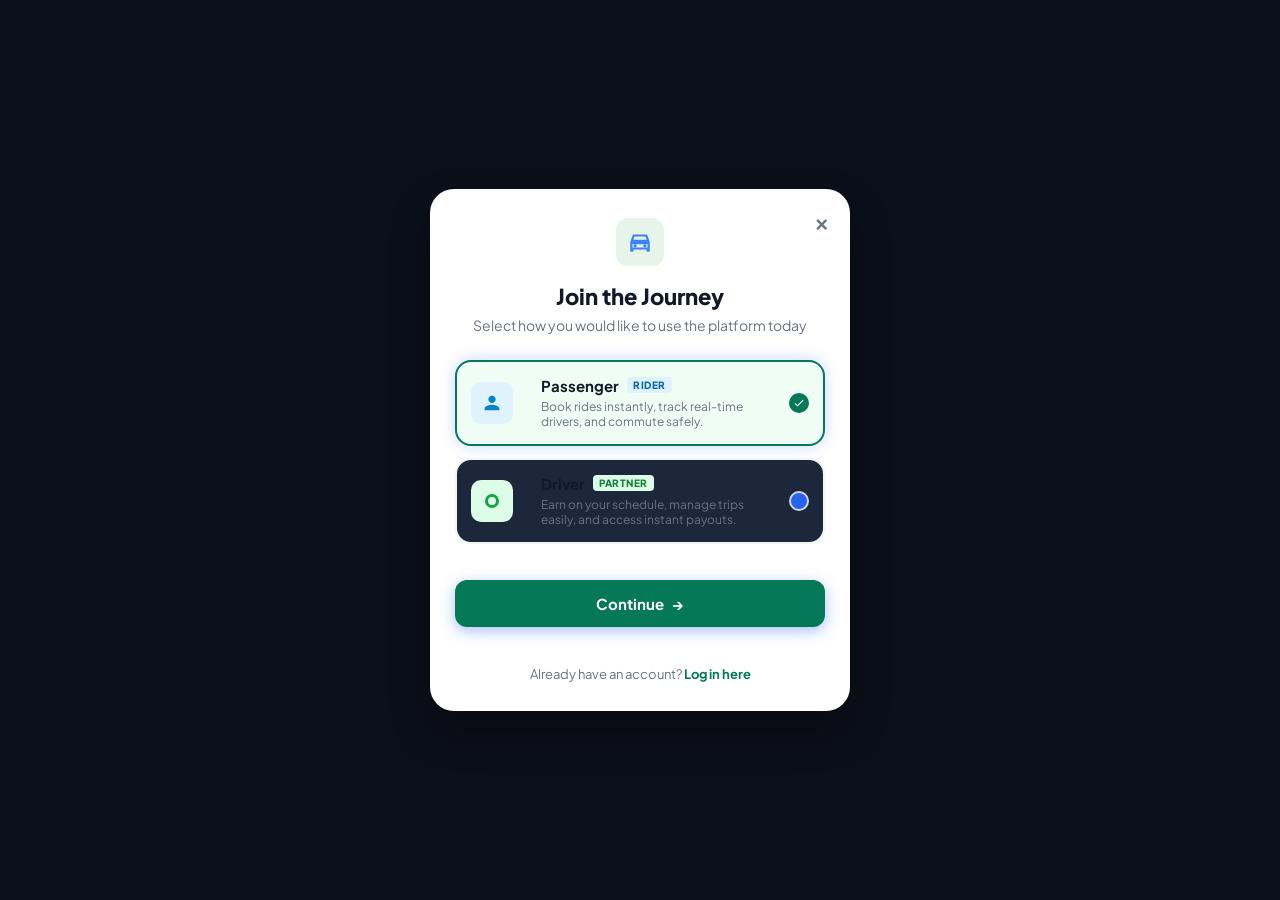
<file: join.html>
<!DOCTYPE html>
<html lang="en">
<head>
  <meta charset="UTF-8" />
  <meta name="viewport" content="width=device-width, initial-scale=1.0" />
  <title>Join the Journey - Zaride</title>
  <link rel="preconnect" href="https://fonts.googleapis.com">
  <link rel="preconnect" href="https://fonts.gstatic.com" crossorigin>
  <link href="https://fonts.googleapis.com/css2?family=Plus+Jakarta+Sans:wght@400;500;600;700;800&display=swap" rel="stylesheet">
  <link rel="stylesheet" href="join-style.css" />
</head>
<body class="modal-overlay-bg">

  <!-- STEP 0: MAIN SELECTION CARD / MODAL -->
  <div class="join-card screen active" id="step-0">
    <!-- Close Button -->
    <a href="index.html" class="close-btn" id="closeModal">&times;</a>

    <!-- Top Car Header Icon -->
    <div class="top-icon-wrap">
      <svg class="car-icon" viewBox="0 0 24 24" fill="currentColor">
        <path d="M18.92 6.01C18.72 5.42 18.16 5 17.5 5h-11c-.66 0-1.21.42-1.42 1.01L3 12v8c0 .55.45 1 1 1h1c.55 0 1-.45 1-1v-1h12v1c0 .55.45 1 1 1h1c.55 0 1-.45 1-1v-8l-2.08-5.99zM6.85 7h10.29l1.04 3H5.81l1.04-3zM19 17H5v-3h14v3z"/>
        <circle cx="7.5" cy="15.5" r="1.5"/>
        <circle cx="16.5" cy="15.5" r="1.5"/>
      </svg>
    </div>

    <!-- Titles -->
    <h1 class="join-title">Join the Journey</h1>
    <p class="join-subtitle">Select how you would like to use the platform today</p>

    <!-- Selection Options -->
    <div class="options-container">
      <!-- Passenger / Rider Option -->
      <div class="role-card active" id="passengerOption" data-role="passenger">
        <div class="role-icon-box passenger-blue">
          <svg viewBox="0 0 24 24" fill="currentColor">
            <path d="M12 12c2.21 0 4-1.79 4-4s-1.79-4-4-4-4 1.79-4 4 1.79 4 4 4zm0 2c-2.67 0-8 1.34-8 4v2h16v-2c0-2.66-5.33-4-8-4z"/>
          </svg>
        </div>
        <div class="role-info">
          <div class="role-header">
            <span class="role-name">Passenger</span>
            <span class="badge badge-rider">RIDER</span>
          </div>
          <p class="role-desc">Book rides instantly, track real-time drivers, and commute safely.</p>
        </div>
        <div class="radio-check">
          <svg viewBox="0 0 24 24" fill="currentColor"><path d="M9 16.17L4.83 12l-1.42 1.41L9 19 21 7l-1.41-1.41z"/></svg>
        </div>
      </div>

      <!-- Driver / Partner Option -->
      <div class="role-card" id="driverOption" data-role="driver">
        <div class="role-icon-box driver-green">
          <div class="inner-icon-shape"></div>
        </div>
        <div class="role-info">
          <div class="role-header">
            <span class="role-name">Driver</span>
            <span class="badge badge-partner">PARTNER</span>
          </div>
          <p class="role-desc">Earn on your schedule, manage trips easily, and access instant payouts.</p>
        </div>
        <div class="radio-check">
          <svg viewBox="0 0 24 24" fill="currentColor"><path d="M9 16.17L4.83 12l-1.42 1.41L9 19 21 7l-1.41-1.41z"/></svg>
        </div>
      </div>
    </div>

    <!-- Action Button -->
    <button class="btn-continue" id="continueBtn">
      Continue <span class="arrow">&rarr;</span>
    </button>

    <!-- Footer Note -->
    <p class="account-footer">
      Already have an account? <a href="signin.html">Log in here</a>
    </p>
  </div>

  <!-- STEP 1: CREATE ACCOUNT MODAL -->
  <div class="join-card screen" id="step-1">
    <div class="header">
      <span class="back-btn" onclick="goToStep(0)">&lsaquo; Back</span>
    </div>
    <h2 class="join-title">Create Your Account</h2>
    <p class="join-subtitle">It only takes a minute.</p>

    <form id="form-step-1" onsubmit="handleStep1(event)">
      <label class="input-label">Phone Number</label>
      <div class="phone-input-container">
        <div class="country-code">
          <span class="flag">🇳🇬</span>
          <span>+234</span>
        </div>
        <input 
          type="tel" 
          id="phone-number" 
          placeholder="812 345 6789" 
          maxlength="11" 
          required
        />
      </div>
      <p class="error-msg" id="phone-error"></p>

      <button type="submit" class="btn-continue">Send OTP</button>
    </form>

    <p class="terms-text">
      By continuing, you agree to our <br />
      <a href="terms.html">Terms of Service</a> and <a href="policy.html">Privacy Policy</a>
    </p>

    <p class="account-footer">
      Already have an account? <a href="signin.html">Sign In</a>
    </p>
  </div>

  <!-- STEP 2: VERIFY NUMBER (OTP) MODAL -->
  <div class="join-card screen" id="step-2">
    <div class="header">
      <span class="back-btn" onclick="prevStep()">&lsaquo; Back</span>
    </div>
    <h2 class="join-title">Verify Your Number</h2>
    <p class="join-subtitle">
      We've sent a 6-digit code to <br />
      <strong id="display-phone">+234 812 345 6789</strong>
    </p>

    <form id="form-step-2" onsubmit="handleStep2(event)">
      <div class="otp-container">
        <input type="text" class="otp-input" maxlength="1" required />
        <input type="text" class="otp-input" maxlength="1" required />
        <input type="text" class="otp-input" maxlength="1" required />
        <input type="text" class="otp-input" maxlength="1" required />
        <input type="text" class="otp-input" maxlength="1" required />
        <input type="text" class="otp-input" maxlength="1" required />
      </div>
      <p class="error-msg" id="otp-error"></p>

      <p class="resend-text">Resend code in <span id="timer">00:59</span></p>

      <button type="submit" class="btn-continue">Verify & Continue</button>
    </form>
  </div>

  <!-- STEP 3: COMPLETE PROFILE MODAL -->
<div class="join-card screen" id="step-3">
  <div class="header">
    <span class="back-btn" onclick="prevStep()">&lsaquo; Back</span>
  </div>
  <h2 class="join-title">Complete Your Profile</h2>
  <p class="join-subtitle">Add a few details to get started.</p>

  <!-- AVATAR UPLOADER WITH HIDDEN FILE INPUT -->
  <div class="avatar-upload">
    <label for="avatar-input" class="avatar-label" title="Click to upload profile photo">
      <div class="avatar-placeholder" id="avatar-preview">
        <span class="avatar-icon" id="avatar-default-icon">👤</span>
        <div class="camera-icon">📷</div>
      </div>
    </label>
    <!-- Hidden File Input -->
    <input 
      type="file" 
      id="avatar-input" 
      accept="image/png, image/jpeg, image/jpg, image/webp" 
      style="display: none;" 
    />
  </div>

  <form id="form-step-3" onsubmit="handleStep3(event)">
    <div class="form-group">
      <label>First Name</label>
      <input type="text" id="first-name" placeholder="Sulaiman" required />
      <p class="error-msg" id="fname-error"></p>
    </div>

    <div class="form-group">
      <label>Last Name</label>
      <input type="text" id="last-name" placeholder="Awal" required />
      <p class="error-msg" id="lname-error"></p>
    </div>

    <div class="form-group">
      <label>Email Address (optional)</label>
      <input type="email" id="email" placeholder="sulaiman@example.com" />
      <p class="error-msg" id="email-error"></p>
    </div>

    <a href="passenger-dashboard.html">
  <button type="button" class="btn-continue">Continue</button>
    </a>
  </form>
</div>

  <script src="join-script.js"></script>
</body>
</html>
</file>
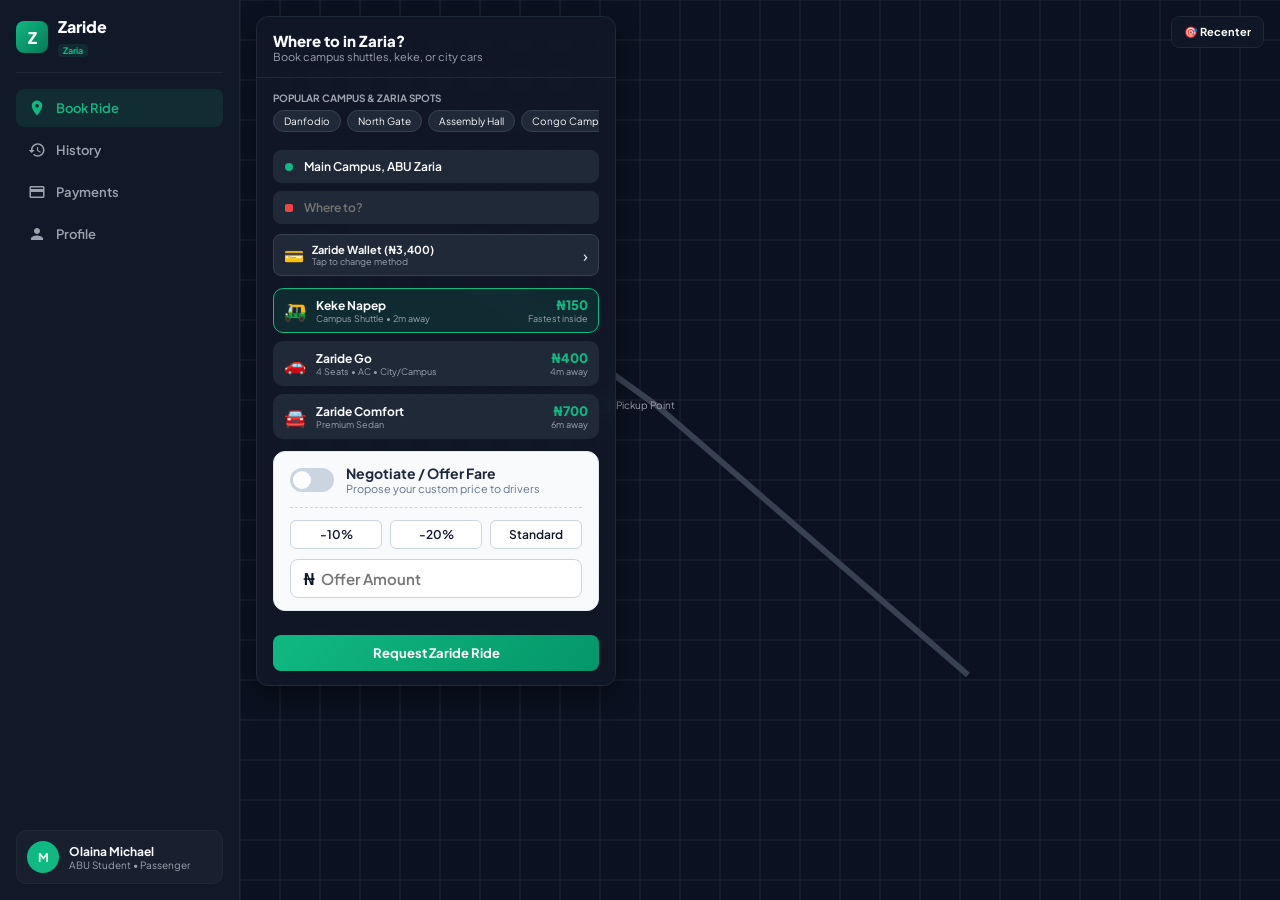
<file: passenger-dashboard.html>
<!DOCTYPE html>
<html lang="en">
<head>
  <meta charset="UTF-8" />
  <meta name="viewport" content="width=device-width, initial-scale=1.0, maximum-scale=1.0, user-scalable=no" />
  <title>Zaride Zaria - Passenger Dashboard</title>

  <!-- Google Fonts -->
  <link rel="preconnect" href="https://fonts.googleapis.com">
  <link rel="preconnect" href="https://fonts.gstatic.com" crossorigin>
  <link href="https://fonts.googleapis.com/css2?family=Plus+Jakarta+Sans:wght@400;500;600;700;800&display=swap" rel="stylesheet">

  <!-- External Stylesheet -->
  <link rel="stylesheet" href="passengerdashboard-style.css" />
</head>
<body>

  <!-- DESKTOP SIDEBAR -->
  <aside class="sidebar">
    <div class="brand">
      <div class="brand-logo">Z</div>
      <div>
        <div class="brand-title">Zaride</div>
        <span class="brand-badge">Zaria</span>
      </div>
    </div>

    <nav class="nav-menu">
      <button class="nav-item active" id="nav-book" onclick="switchTab('book')">
        <svg viewBox="0 0 24 24"><path d="M12 2C8.13 2 5 5.13 5 9c0 5.25 7 13 7 13s7-7.75 7-13c0-3.87-3.13-7-7-7zm0 9.5c-1.38 0-2.5-1.12-2.5-2.5s1.12-2.5 2.5-2.5 2.5 1.12 2.5 2.5-1.12 2.5-2.5 2.5z"/></svg>
        <span>Book Ride</span>
      </button>

      <button class="nav-item" id="nav-history" onclick="switchTab('history')">
        <svg viewBox="0 0 24 24"><path d="M13 3c-4.97 0-9 4.03-9 9H1l3.89 3.89.07.14L9 12H6c0-3.87 3.13-7 7-7s7 3.13 7 7-3.13 7-7 7c-1.93 0-3.68-.79-4.94-2.06l-1.42 1.42C8.27 19.99 10.51 21 13 21c4.97 0 9-4.03 9-9s-4.03-9-9-9zm-1 5v5l4.28 2.54.72-1.21-3.5-2.08V8H12z"/></svg>
        <span>History</span>
      </button>

      <button class="nav-item" id="nav-payment" onclick="switchTab('payment')">
        <svg viewBox="0 0 24 24"><path d="M20 4H4c-1.11 0-1.99.89-1.99 2L2 18c0 1.11.89 2 2 2h16c1.11 0 2-.89 2-2V6c0-1.11-.89-2-2-2zm0 14H4v-6h16v6zm0-10H4V6h16v2z"/></svg>
        <span>Payments</span>
      </button>

      <button class="nav-item" id="nav-profile" onclick="switchTab('profile')">
        <svg viewBox="0 0 24 24"><path d="M12 12c2.21 0 4-1.79 4-4s-1.79-4-4-4-4 1.79-4 4 1.79 4 4 4zm0 2c-2.67 0-8 1.34-8 4v2h16v-2c0-2.66-5.33-4-8-4z"/></svg>
        <span>Profile</span>
      </button>
    </nav>

    <div class="user-widget">
      <div class="user-avatar">M</div>
      <div>
        <div class="user-name">Olaina Michael</div>
        <div class="user-role">ABU Student • Passenger</div>
      </div>
    </div>
  </aside>

  <!-- MAIN VIEW CONTAINER -->
  <main class="main-wrapper">

    <!-- CANVAS MAP -->
    <div class="map-container">
      <canvas id="map-canvas"></canvas>
      <div class="map-controls">
        <button class="map-btn" onclick="recenterMap()">🎯 Recenter</button>
      </div>
    </div>

    <!-- FLOATING PANEL CONTAINER -->
    <div class="panel-container">

      <!-- STEP 1: BOOKING PANEL WITH BARGAIN OPTION -->
      <div class="card-panel active" id="panel-booking">
        <div class="panel-header">
          <h3>Where to in Zaria?</h3>
          <p>Book campus shuttles, keke, or city cars</p>
        </div>

        <div class="panel-body">
          <div class="chips-label">Popular Campus & Zaria Spots</div>
          <div class="chips-scroll">
            <span class="chip" onclick="setPreset('Danfodio Hostel')">Danfodio</span>
            <span class="chip" onclick="setPreset('North Gate ABU')">North Gate</span>
            <span class="chip" onclick="setPreset('Assembly Hall')">Assembly Hall</span>
            <span class="chip" onclick="setPreset('Congo Campus')">Congo Campus</span>
            <span class="chip" onclick="setPreset('PZ Junction')">PZ Junction</span>
            <span class="chip" onclick="setPreset('Kwangila Flyover')">Kwangila</span>
          </div>

          <div class="inputs-group">
            <div class="input-row">
              <span class="dot green"></span>
              <input type="text" id="pickup-input" value="Main Campus, ABU Zaria" placeholder="Pickup location" />
            </div>
            <div class="input-row">
              <span class="dot red"></span>
              <input type="text" id="drop-input" placeholder="Where to?" oninput="calculateFare()" />
            </div>
          </div>

          <div class="pay-selector" onclick="switchTab('payment')">
            <div class="pay-info">
              <span class="pay-icon">💳</span>
              <div>
                <div class="pay-title" id="selected-pay-method">Zaride Wallet (₦3,400)</div>
                <div class="pay-sub">Tap to change method</div>
              </div>
            </div>
            <span>&rsaquo;</span>
          </div>

          <!-- VEHICLE SELECTION -->
          <div class="vehicle-list">
            <div class="vehicle-item selected" onclick="selectVehicle(this, 'Keke Napep', 150)">
              <div class="v-info">
                <span class="v-icon">🛺</span>
                <div>
                  <h4>Keke Napep</h4>
                  <p>Campus Shuttle • 2m away</p>
                </div>
              </div>
              <div class="v-price">
                <span class="price-val" id="price-keke">₦150</span>
                <span class="price-sub">Fastest inside</span>
              </div>
            </div>

            <div class="vehicle-item" onclick="selectVehicle(this, 'Zaride Go', 400)">
              <div class="v-info">
                <span class="v-icon">🚗</span>
                <div>
                  <h4>Zaride Go</h4>
                  <p>4 Seats • AC • City/Campus</p>
                </div>
              </div>
              <div class="v-price">
                <span class="price-val" id="price-go">₦400</span>
                <span class="price-sub">4m away</span>
              </div>
            </div>

            <div class="vehicle-item" onclick="selectVehicle(this, 'Zaride Comfort', 700)">
              <div class="v-info">
                <span class="v-icon">🚘</span>
                <div>
                  <h4>Zaride Comfort</h4>
                  <p>Premium Sedan</p>
                </div>
              </div>
              <div class="v-price">
                <span class="price-val" id="price-comfort">₦700</span>
                <span class="price-sub">6m away</span>
              </div>
            </div>
          </div>

          <!-- BARGAIN FARE MODULE -->
          <div class="bargain-box">
            <div class="bargain-header">
              <label class="toggle-switch">
                <input type="checkbox" id="enable-bargain-toggle" onchange="toggleBargainSection()">
                <span class="slider round"></span>
              </label>
              <div class="bargain-title">
                <strong>Negotiate / Offer Fare</strong>
                <p>Propose your custom price to drivers</p>
              </div>
            </div>

            <div id="bargain-controls" class="bargain-body hidden">
              <div class="bargain-presets">
                <button type="button" class="b-chip" onclick="applyBargainDiscount(0.10)">-10%</button>
                <button type="button" class="b-chip" onclick="applyBargainDiscount(0.20)">-20%</button>
                <button type="button" class="b-chip" onclick="resetStandardFare()">Standard</button>
              </div>
              <div class="bargain-input-wrap">
                <span class="currency-symbol">₦</span>
                <input type="number" id="custom-offer-input" placeholder="Offer Amount" />
              </div>
            </div>
          </div>

          <button class="btn-primary" onclick="startSearchingDriver()">Request Zaride Ride</button>
        </div>
      </div>

      <!-- STEP 2: SEARCHING SCREEN & BARGAIN STATUS -->
      <div class="card-panel" id="panel-searching">
        <div class="radar-box">
          <div class="radar-circle">
            <div class="wave"></div>
            <div class="wave"></div>
            <div class="wave"></div>
            <span class="car-center">🛺</span>
          </div>
          <h4 id="searching-status-title">Sending offer to nearby drivers...</h4>
          <p id="searching-status-desc">Proposing <strong id="offered-fare-display">₦150</strong> to available drivers</p>
          
          <div id="bargain-live-feedback" class="bargain-feedback-box hidden"></div>

          <button class="btn-secondary" onclick="openCancelModal()">Cancel Request</button>
        </div>
      </div>

      <!-- STEP 3: DRIVER FOUND & TRACKING SCREEN -->
      <div class="card-panel" id="panel-tracking">
        <div class="panel-header">
          <div class="status-pill">
            <span class="p-dot"></span>
            <span>Driver Approaching Pickup</span>
          </div>
          <h3 id="eta-text">Arriving in 3 mins</h3>
        </div>

        <div class="panel-body">
          <div class="driver-card">
            <div class="d-top">
              <div class="d-avatar-wrap">
                <div class="d-avatar">S</div>
                <span class="d-badge">🛺</span>
              </div>
              <div class="d-meta">
                <h4>Sulaiman Ibrahim</h4>
                <p>Yellow Piaggio Keke • ABU Shuttle</p>
                <div class="d-rating">★ 4.9 <span>(184 rides)</span></div>
              </div>
              <div class="plate-box">ZAR-248-KD</div>
            </div>

            <div class="trip-summary-box">
              <div class="sum-row"><span class="dot green"></span> <strong id="sum-pickup">Main Campus ABU</strong></div>
              <div class="sum-line"></div>
              <div class="sum-row"><span class="dot red"></span> <strong id="sum-drop">Congo Campus ABU</strong></div>
            </div>

            <div class="action-grid">
              <button class="btn-secondary" onclick="alert('Calling Sulaiman...')">📞 Call</button>
              <button class="btn-secondary" onclick="alert('Opening chat...')">💬 Message</button>
            </div>

            <button class="btn-primary" onclick="startRideTransit()">Start Ride (Driver Arrived)</button>
            <button class="btn-text-danger" onclick="openCancelModal()">Cancel Ride</button>
          </div>
        </div>
      </div>

      <!-- STEP 4: IN TRANSIT -->
      <div class="card-panel" id="panel-transit">
        <div class="panel-header">
          <div class="status-pill green">
            <span class="p-dot green"></span>
            <span>Trip in Progress</span>
          </div>
          <h3>Heading to Destination</h3>
        </div>

        <div class="panel-body">
          <div class="progress-bar">
            <div class="progress-fill" id="transit-progress"></div>
          </div>

          <div class="stats-row">
            <div class="stat-box">
              <span class="lbl">Est. Time</span>
              <span class="val">6 mins</span>
            </div>
            <div class="stat-box">
              <span class="lbl">Distance</span>
              <span class="val">2.4 km</span>
            </div>
            <div class="stat-box">
              <span class="lbl">Fare</span>
              <span class="val" id="transit-fare">₦150</span>
            </div>
          </div>

          <button class="btn-primary success" onclick="finishTripAndRate()">Complete Trip</button>
        </div>
      </div>

    </div>

    <!-- MOBILE BOTTOM NAVIGATION BAR -->
    <nav class="mobile-bottom-nav">
      <button class="m-nav-item active" id="m-nav-book" onclick="switchTab('book')">
        <svg viewBox="0 0 24 24"><path d="M12 2C8.13 2 5 5.13 5 9c0 5.25 7 13 7 13s7-7.75 7-13c0-3.87-3.13-7-7-7zm0 9.5c-1.38 0-2.5-1.12-2.5-2.5s1.12-2.5 2.5-2.5 2.5 1.12 2.5 2.5-1.12 2.5-2.5 2.5z"/></svg>
        <span>Ride</span>
      </button>

      <button class="m-nav-item" id="m-nav-history" onclick="switchTab('history')">
        <svg viewBox="0 0 24 24"><path d="M13 3c-4.97 0-9 4.03-9 9H1l3.89 3.89.07.14L9 12H6c0-3.87 3.13-7 7-7s7 3.13 7 7-3.13 7-7 7c-1.93 0-3.68-.79-4.94-2.06l-1.42 1.42C8.27 19.99 10.51 21 13 21c4.97 0 9-4.03 9-9s-4.03-9-9-9zm-1 5v5l4.28 2.54.72-1.21-3.5-2.08V8H12z"/></svg>
        <span>History</span>
      </button>

      <button class="m-nav-item" id="m-nav-payment" onclick="switchTab('payment')">
        <svg viewBox="0 0 24 24"><path d="M20 4H4c-1.11 0-1.99.89-1.99 2L2 18c0 1.11.89 2 2 2h16c1.11 0 2-.89 2-2V6c0-1.11-.89-2-2-2zm0 14H4v-6h16v6zm0-10H4V6h16v2z"/></svg>
        <span>Payments</span>
      </button>

      <button class="m-nav-item" id="m-nav-profile" onclick="switchTab('profile')">
        <svg viewBox="0 0 24 24"><path d="M12 12c2.21 0 4-1.79 4-4s-1.79-4-4-4-4 1.79-4 4 1.79 4 4 4zm0 2c-2.67 0-8 1.34-8 4v2h16v-2c0-2.66-5.33-4-8-4z"/></svg>
        <span>Profile</span>
      </button>
    </nav>

  </main>

  <!-- MODAL: DRIVER COUNTER OFFER RESPONSE -->
  <div class="modal-overlay" id="modal-counter-offer">
    <div class="modal-box text-center">
      <div class="party-emoji">🤝</div>
      <h3>Driver Counter Offer</h3>
      <p>Driver <strong id="counter-driver-name">Sulaiman</strong> proposed a new fare:</p>
      
      <div class="counter-price-tag" id="counter-fare-amount">₦180</div>

      <div class="modal-btns">
        <button class="btn-secondary" onclick="declineCounterOffer()">Decline</button>
        <button class="btn-primary" onclick="acceptCounterOffer()">Accept & Book</button>
      </div>
    </div>
  </div>

  <!-- MODAL 1: CANCEL RIDE -->
  <div class="modal-overlay" id="modal-cancel">
    <div class="modal-box">
      <h3>Cancel Your Ride?</h3>
      <p>Select a reason for canceling:</p>
      <div class="radio-list">
        <label class="radio-item"><input type="radio" name="cancel-reason" checked /> Driver taking too long</label>
        <label class="radio-item"><input type="radio" name="cancel-reason" /> Wrong pickup location</label>
        <label class="radio-item"><input type="radio" name="cancel-reason" /> Changed my mind</label>
        <label class="radio-item"><input type="radio" name="cancel-reason" /> Found alternative transport</label>
      </div>
      <div class="modal-btns">
        <button class="btn-secondary" onclick="closeCancelModal()">Keep Ride</button>
        <button class="btn-danger" onclick="confirmCancelRide()">Confirm Cancel</button>
      </div>
    </div>
  </div>

  <!-- MODAL 2: RATING & REVIEWS -->
  <div class="modal-overlay" id="modal-rating">
    <div class="modal-box text-center">
      <div class="party-emoji">🎉</div>
      <h3>You Have Arrived!</h3>
      <p>How was your ride with <strong>Sulaiman Ibrahim</strong>?</p>

      <div class="star-row">
        <span class="star" onclick="setRating(1)">★</span>
        <span class="star" onclick="setRating(2)">★</span>
        <span class="star" onclick="setRating(3)">★</span>
        <span class="star" onclick="setRating(4)">★</span>
        <span class="star active" onclick="setRating(5)">★</span>
      </div>

      <div class="tip-wrap">
        <p>Add a driver tip?</p>
        <div class="tip-chips">
          <span class="t-chip" onclick="selectTip(this)">+₦100</span>
          <span class="t-chip" onclick="selectTip(this)">+₦200</span>
          <span class="t-chip" onclick="selectTip(this)">+₦500</span>
        </div>
      </div>

      <textarea class="review-box" placeholder="Write a compliment (optional)..."></textarea>
      <button class="btn-primary" onclick="submitRating()">Submit & Done</button>
    </div>
  </div>

  <!-- MODAL 3: TRIP HISTORY -->
  <div class="slide-modal" id="modal-history">
    <div class="slide-header">
      <h3>Trip History</h3>
      <button class="close-btn" onclick="closeModals()">&times;</button>
    </div>
    <div class="history-list">
      <div class="h-item">
        <div>
          <h5>Main Campus ➔ Congo Campus</h5>
          <p>Yesterday, 2:15 PM • Zaride Go</p>
        </div>
        <span class="h-price">₦500</span>
      </div>
      <div class="h-item">
        <div>
          <h5>Danfodio Hostel ➔ North Gate</h5>
          <p>28 Sep, 10:30 AM • Keke Napep</p>
        </div>
        <span class="h-price">₦150</span>
      </div>
    </div>
  </div>

  <!-- MODAL 4: PAYMENT METHODS -->
  <div class="slide-modal" id="modal-payment">
    <div class="slide-header">
      <h3>Payment Methods</h3>
      <button class="close-btn" onclick="closeModals()">&times;</button>
    </div>
    <div class="pay-list">
      <div class="pay-item selected" onclick="selectPaymentMethod('Zaride Wallet (₦3,400)', this)">
        <span class="p-icon">👛</span>
        <div>
          <h5>Zaride Wallet</h5>
          <p>Balance: ₦3,400.00</p>
        </div>
      </div>
      <div class="pay-item" onclick="selectPaymentMethod('Cash on Arrival', this)">
        <span class="p-icon">💵</span>
        <div>
          <h5>Cash</h5>
          <p>Pay driver in cash</p>
        </div>
      </div>
      <div class="pay-item" onclick="selectPaymentMethod('Bank Transfer (Kuda/GTB)', this)">
        <span class="p-icon">🏦</span>
        <div>
          <h5>Instant Bank Transfer</h5>
          <p>Direct transfer to driver</p>
        </div>
      </div>
    </div>
  </div>

  <!-- MODAL 5: USER PROFILE -->
  <div class="slide-modal" id="modal-profile">
    <div class="slide-header">
      <h3>Passenger Profile</h3>
      <button class="close-btn" onclick="closeModals()">&times;</button>
    </div>
    <div class="profile-box">
      <div class="p-avatar">M</div>
      <h4>Olaina Michael</h4>
      <p>+234 812 345 6789</p>
      <div class="verified-tag">Verified ABU Student</div>
      <button class="btn-secondary" style="margin-top:20px;" onclick="location.href='index.html'">Log Out</button>
    </div>
  </div>

  <!-- External Script -->
  <script src="passengerdashboard-script.js"></script>
</body>
</html>
</file>
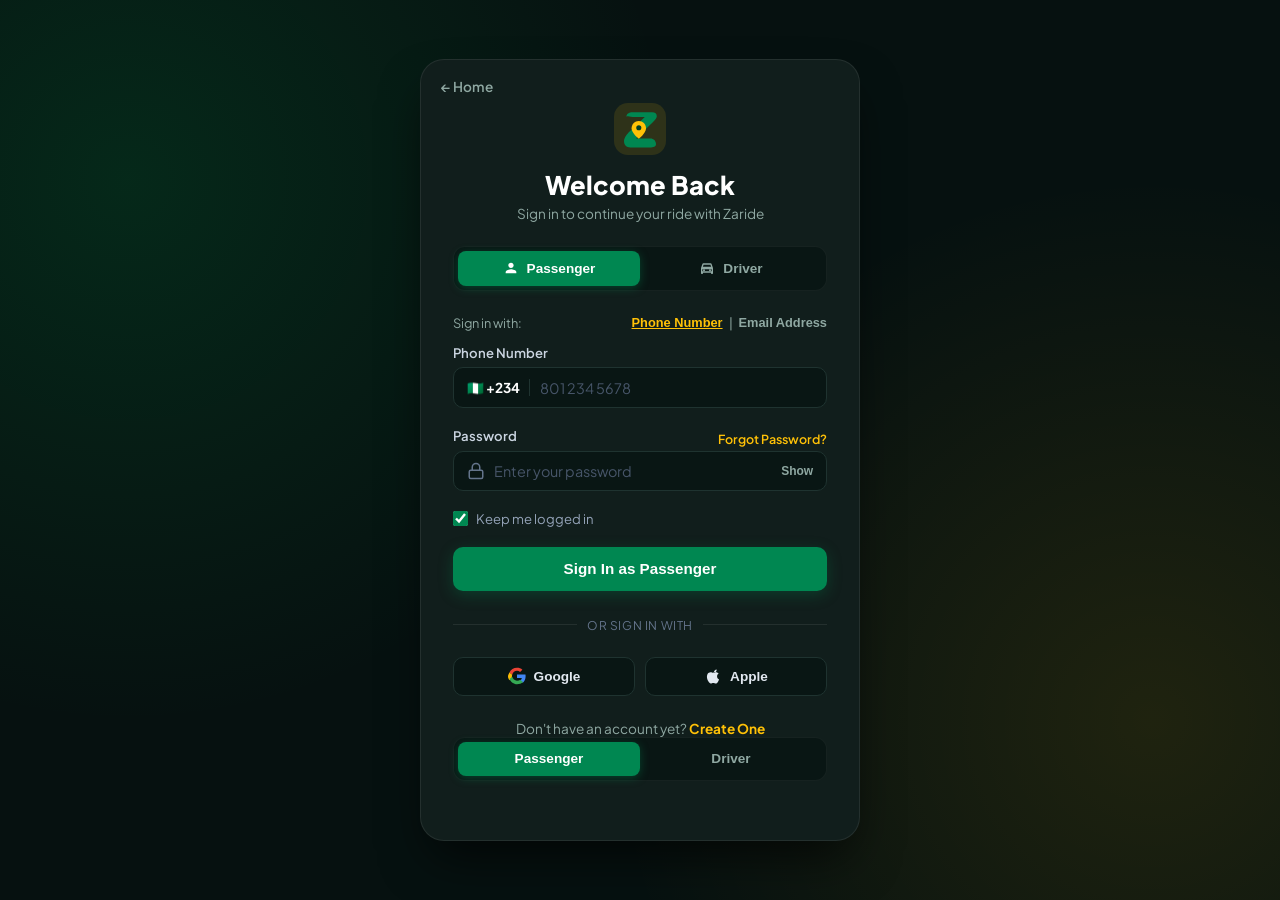
<file: signin.html>
<!DOCTYPE html>
<html lang="en">
<head>
  <meta charset="UTF-8" />
  <meta name="viewport" content="width=device-width, initial-scale=1.0" />
  <title>Sign In - Zaride</title>
  <link rel="preconnect" href="https://fonts.googleapis.com">
  <link rel="preconnect" href="https://fonts.gstatic.com" crossorigin>
  <link href="https://fonts.googleapis.com/css2?family=Plus+Jakarta+Sans:wght@400;500;600;700;800&display=swap" rel="stylesheet">
  <link rel="stylesheet" href="signin-style.css" />
</head>
<body class="signin-body">

  <!-- Main Sign In Container Card -->
  <div class="auth-card">
    
    <!-- Top Back to Home Button -->
    <a href="index.html" class="back-home-btn" title="Back to Home">&larr; Home</a>

    <!-- Header Section -->
    <div class="auth-header">
      <div class="brand-badge">
        <svg class="brand-icon" viewBox="0 0 500 500" fill="none" xmlns="http://www.w3.org/2000/svg">
          <path d="M 80,100 C 80,60 110,40 160,40 L 400,40 C 440,40 460,60 460,90 C 460,110 440,135 410,165 L 200,370 L 380,370 C 420,370 450,400 450,440 C 450,470 420,480 370,480 L 130,480 C 80,480 50,450 50,400 C 50,370 70,335 110,290 L 310,100 L 160,100 C 110,100 80,80 80,100 Z" fill="#008751"/>
          <path d="M 235,150 C 185,150 145,190 145,240 C 145,305 235,370 235,370 C 235,370 325,305 325,240 C 325,190 285,150 235,150 Z" fill="#FFC107"/>
          <circle cx="235" cy="235" r="32" fill="#003d25"/>
        </svg>
      </div>
      <h1 class="auth-title">Welcome Back</h1>
      <p class="auth-subtitle">Sign in to continue your ride with Zaride</p>
    </div>

    <!-- Role Switcher Tabs (Passenger vs Driver) -->
    <div class="role-tabs">
      <button class="tab-btn active" id="passengerTab" data-role="passenger">
        <svg viewBox="0 0 24 24" fill="currentColor"><path d="M12 12c2.21 0 4-1.79 4-4s-1.79-4-4-4-4 1.79-4 4 1.79 4 4 4zm0 2c-2.67 0-8 1.34-8 4v2h16v-2c0-2.66-5.33-4-8-4z"/></svg>
        Passenger
      </button>
      <button class="tab-btn" id="driverTab" data-role="driver">
        <svg viewBox="0 0 24 24" fill="currentColor"><path d="M18.92 6.01C18.72 5.42 18.16 5 17.5 5h-11c-.66 0-1.21.42-1.42 1.01L3 12v8c0 .55.45 1 1 1h1c.55 0 1-.45 1-1v-1h12v1c0 .55.45 1 1 1h1c.55 0 1-.45 1-1v-8l-2.08-5.99zM6.85 7h10.29l1.04 3H5.81l1.04-3zM19 17H5v-3h14v3z"/><circle cx="7.5" cy="15.5" r="1.5"/><circle cx="16.5" cy="15.5" r="1.5"/></svg>
        Driver
      </button>
    </div>

    <!-- Sign In Form -->
    <form id="signinForm" class="auth-form" onsubmit="return false;">
      
      <!-- Input Mode Toggle (Phone / Email) -->
      <div class="input-toggle-row">
        <label>Sign in with:</label>
        <div class="toggle-links">
          <button type="button" class="link-toggle active" id="usePhoneBtn">Phone Number</button>
          <span>|</span>
          <button type="button" class="link-toggle" id="useEmailBtn">Email Address</button>
        </div>
      </div>

      <!-- Phone Input Field -->
      <div class="form-group" id="phoneGroup">
        <label for="phoneNumber">Phone Number</label>
        <div class="phone-input-wrap">
          <span class="country-prefix">🇳🇬 +234</span>
          <input type="tel" id="phoneNumber" placeholder="801 234 5678" required />
        </div>
      </div>

      <!-- Email Input Field (Hidden by default) -->
      <div class="form-group hidden" id="emailGroup">
        <label for="emailAddress">Email Address</label>
        <div class="input-icon-wrap">
          <svg class="field-icon" viewBox="0 0 24 24" fill="none" stroke="currentColor" stroke-width="2"><path d="M4 4h16c1.1 0 2 .9 2 2v12c0 1.1-.9 2-2 2H4c-1.1 0-2-.9-2-2V6c0-1.1.9-2 2-2z"/><polyline points="22,6 12,13 2,6"/></svg>
          <input type="email" id="emailAddress" placeholder="name@example.com" />
        </div>
      </div>

      <!-- Password Field -->
      <div class="form-group">
        <div class="label-row">
          <label for="password">Password</label>
          <a href="#forgot" class="forgot-link">Forgot Password?</a>
        </div>
        <div class="input-icon-wrap">
          <svg class="field-icon" viewBox="0 0 24 24" fill="none" stroke="currentColor" stroke-width="2"><rect x="3" y="11" width="18" height="11" rx="2" ry="2"/><path d="M7 11V7a5 5 0 0 1 10 0v4"/></svg>
          <input type="password" id="password" placeholder="Enter your password" required />
          <button type="button" class="toggle-password" id="togglePasswordBtn">Show</button>
        </div>
      </div>

      <!-- Remember Me Checkbox -->
      <div class="form-options">
        <label class="remember-me">
          <input type="checkbox" id="rememberMe" checked />
          <span>Keep me logged in</span>
        </label>
      </div>

      <!-- Submit Button -->
      <button type="submit" class="btn-submit" id="submitBtn">
        Sign In as Passenger
      </button>

      <!-- Divider -->
      <div class="divider">
        <span>or sign in with</span>
      </div>

      <!-- Social Logins -->
      <div class="social-login-grid">
        <button type="button" class="btn-social">
          <svg viewBox="0 0 24 24" class="social-icon"><path fill="#EA4335" d="M12 5c1.6 0 3 .6 4.1 1.6l3.1-3.1C17.3 1.8 14.8 1 12 1 7.5 1 3.7 3.6 1.9 7.3l3.7 2.9C6.5 7.2 9 5 12 5z"/><path fill="#4285F4" d="M23.5 12.3c0-.8-.1-1.6-.2-2.3H12v4.5h6.5c-.3 1.5-1.1 2.8-2.4 3.7l3.7 2.9c2.2-2 3.7-5 3.7-8.8z"/><path fill="#FBBC05" d="M5.6 14.8c-.2-.7-.4-1.5-.4-2.3s.2-1.6.4-2.3L1.9 7.3C.7 9.7 0 10.8 0 12.5s.7 2.8 1.9 5.2l3.7-2.9z"/><path fill="#34A853" d="M12 23c3.2 0 6-1.1 8-3l-3.7-2.9c-1.1.7-2.5 1.2-4.3 1.2-3 0-5.5-2.2-6.4-5.2L1.9 16C3.7 19.7 7.5 23 12 23z"/></svg>
          Google
        </button>
        <button type="button" class="btn-social">
          <svg viewBox="0 0 24 24" class="social-icon" fill="currentColor"><path d="M18.71 19.5c-.83 1.24-1.71 2.45-3.05 2.47-1.34.03-1.77-.79-3.29-.79-1.53 0-2 .77-3.27.82-1.31.05-2.3-1.32-3.14-2.53C4.25 17 2.94 12.45 4.7 9.39c.87-1.52 2.43-2.48 4.12-2.51 1.28-.02 2.5.87 3.29.87.78 0 2.26-1.07 3.81-.91.65.03 2.47.26 3.64 1.98-.09.06-2.17 1.28-2.15 3.81.03 3.02 2.65 4.03 2.68 4.04-.03.07-.42 1.44-1.38 2.83M15.97 6.32c.62-.76 1.05-1.82.93-2.88-.91.04-2.03.61-2.68 1.37-.58.67-1.09 1.76-.95 2.8.1.01 2.08-.53 2.7-1.29z"/></svg>
          Apple
        </button>
      </div>

    </form>

    <!-- Footer Redirect Link -->
    <div class="auth-footer">
      Don't have an account yet? <a href="join.html">Create One</a>
    </div>

    <!-- Role Switcher Tabs (Passenger vs Driver) -->
<div class="role-tabs">
  <button type="button" class="tab-btn active" id="passengerTab" data-role="passenger">
    <!-- SVG icon -->
    Passenger
  </button>
  <button type="button" class="tab-btn" id="driverTab" data-role="driver">
    <!-- SVG icon -->
    Driver
  </button>
</div>

  </div>

  <script src="signin-script.js"></script>

  
</body>
</html>
</file>
<file: style.css>
/* --- Global Styles & Reset --- */
* {
  margin: 0;
  padding: 0;
  box-sizing: border-box;
}

body {
  font-family: 'Plus Jakarta Sans', -apple-system, BlinkMacSystemFont, "Segoe UI", Roboto, sans-serif;
  color: #ffffff;
  min-height: 100vh;
  background-color: #02221b;
  overflow-x: hidden;
}

/* --- Navigation Bar --- */
.navbar {
  position: absolute;
  top: 0;
  left: 0;
  width: 100%;
  z-index: 10;
  padding: 1.25rem 3rem;
  background: rgba(2, 34, 27, 0.4);
  backdrop-filter: blur(8px);
}

.nav-container {
  max-width: 1280px;
  margin: 0 auto;
  display: flex;
  align-items: center;
  justify-content: space-between;
}

/* Brand Logo */
.brand-logo {
  display: flex;
  align-items: center;
  gap: 10px;
  text-decoration: none;
}

.logo-icon-wrapper {
  width: 38px;
  height: 38px;
  border-radius: 8px;
  background: #ffc107;
  display: flex;
  align-items: center;
  justify-content: center;
  padding: 4px;
}

.nav-logo-svg {
  width: 100%;
  height: 100%;
}

.brand-name {
  font-size: 1.5rem;
  font-weight: 800;
  color: #ffffff;
  letter-spacing: -0.02em;
}

/* Navigation Links */
.nav-links {
  display: flex;
  align-items: center;
  gap: 2.2rem;
}

.nav-links a {
  text-decoration: none;
  color: #d1e2dd;
  font-size: 0.95rem;
  font-weight: 500;
  transition: all 0.2s ease;
}

.nav-links a:hover,
.nav-links a.active {
  color: #ffffff;
  font-weight: 700;
}

/* --- Hero Section --- */
.hero-section {
  position: relative;
  min-height: 100vh;
  display: flex;
  align-items: center;
  justify-content: center;
  text-align: center;
  padding: 6rem 1.5rem 3rem 1.5rem;
  
  /* Background with image & teal overlay */
  background: 
    linear-gradient(180deg, rgba(2, 34, 27, 0.82) 0%, rgba(2, 34, 27, 0.94) 100%),
    url('https://images.unsplash.com/photo-1564507592333-c60657eea523?auto=format&fit=crop&w=1920&q=80') center/cover no-repeat;
}

.hero-content {
  max-width: 650px;
  width: 100%;
  margin: 0 auto;
  display: flex;
  flex-direction: column;
  align-items: center;
}

/* Center Logo Icon */
.center-logo {
  width: 72px;
  height: 72px;
  margin-bottom: 0.75rem;
  filter: drop-shadow(0 4px 12px rgba(0,0,0,0.3));
}

.hero-logo-svg {
  width: 100%;
  height: 100%;
}

/* Typography */
.hero-title {
  font-size: 3.2rem;
  font-weight: 800;
  color: #ffffff;
  margin-bottom: 0.2rem;
  letter-spacing: -0.02em;
  line-height: 1.1;
}

.hero-subtitle {
  font-size: 1.35rem;
  font-weight: 700;
  color: #ffffff;
  margin-bottom: 1.25rem;
  letter-spacing: -0.01em;
}

.hero-description {
  font-size: 1rem;
  line-height: 1.6;
  color: #e0f2ed;
  font-weight: 400;
  margin-bottom: 2rem;
  max-width: 520px;
}

/* Buttons and CTA */
.btn-primary {
  display: inline-block;
  width: 100%;
  max-width: 320px;
  padding: 0.9rem 1.5rem;
  background-color: #ffc107;
  color: #02221b;
  font-size: 1.05rem;
  font-weight: 700;
  text-decoration: none;
  border-radius: 25px;
  box-shadow: 0 4px 15px rgba(255, 193, 7, 0.25);
  transition: transform 0.2s ease, background-color 0.2s ease, box-shadow 0.2s ease;
  margin-bottom: 1.5rem;
}

.btn-primary:hover {
  background-color: #ffca28;
  transform: translateY(-2px);
  box-shadow: 0 6px 20px rgba(255, 193, 7, 0.35);
}

/* Account Links */
.account-prompt {
  font-size: 0.9rem;
  color: #b0d4cb;
  font-weight: 500;
}

.signin-link {
  color: #ffffff;
  font-weight: 700;
  text-decoration: underline;
  text-underline-offset: 3px;
  transition: color 0.2s ease;
}

.signin-link:hover {
  color: #ffc107;
}

/* Responsive Styles for Mobile Devices */
@media (max-width: 768px) {
  .navbar {
    padding: 1rem 1.5rem;
  }
  
  .nav-links {
    display: none; /* Can be toggled with JS mobile menu */
  }

  .hero-title {
    font-size: 2.5rem;
  }

  .hero-subtitle {
    font-size: 1.15rem;
  }

  .hero-description {
    font-size: 0.95rem;
  }
}

/* --- Global Reset --- */
* {
  margin: 0;
  padding: 0;
  box-sizing: border-box;
}

body {
  font-family: 'Plus Jakarta Sans', -apple-system, BlinkMacSystemFont, sans-serif;
  color: #2b3b36;
  background-color: #02221b;
  min-height: 100vh;
}

/* --- Header Navbar --- */
.navbar {
  position: absolute;
  top: 0;
  left: 0;
  width: 100%;
  z-index: 100;
  padding: 1.25rem 3rem;
  background: rgba(2, 34, 27, 0.45);
  backdrop-filter: blur(10px);
}

.nav-container {
  max-width: 1200px;
  margin: 0 auto;
  display: flex;
  align-items: center;
  justify-content: space-between;
}

.brand-logo {
  display: flex;
  align-items: center;
  gap: 10px;
  text-decoration: none;
}

.logo-icon-wrapper {
  width: 38px;
  height: 38px;
  border-radius: 8px;
  background: #ffc107;
  display: flex;
  align-items: center;
  justify-content: center;
  padding: 4px;
}

.nav-logo-svg {
  width: 100%;
  height: 100%;
}

.brand-name {
  font-size: 1.5rem;
  font-weight: 800;
  color: #ffffff;
}

.nav-links {
  display: flex;
  align-items: center;
  gap: 2rem;
}

.nav-links a {
  text-decoration: none;
  color: #d1e2dd;
  font-size: 0.95rem;
  font-weight: 500;
  transition: color 0.2s ease;
}

.nav-links a:hover,
.nav-links a.active {
  color: #ffffff;
  font-weight: 700;
}

.btn-nav-app {
  background: #02382c;
  color: #ffffff !important;
  padding: 0.5rem 1.2rem;
  border-radius: 20px;
  font-weight: 700 !important;
  border: 1px solid rgba(255, 255, 255, 0.15);
}

/* --- Hero Background for About Page --- */
.about-hero {
  position: relative;
  height: 380px;
  background: 
    linear-gradient(180deg, rgba(2, 34, 27, 0.75) 0%, rgba(2, 34, 27, 0.95) 100%),
    url('https://images.unsplash.com/photo-1564507592333-c60657eea523?auto=format&fit=crop&w=1920&q=80') center/cover no-repeat;
}

/* --- Main Card Layout --- */
.about-card-wrapper {
  max-width: 1050px;
  margin: -160px auto 4rem auto;
  padding: 0 1.5rem;
  position: relative;
  z-index: 10;
}

.about-card {
  background: #ffffff;
  border-radius: 24px;
  padding: 3.5rem 4rem;
  box-shadow: 0 20px 40px rgba(0, 0, 0, 0.25);
}

.page-title {
  font-size: 2.5rem;
  font-weight: 800;
  text-align: center;
  color: #02221b;
  margin-bottom: 2.5rem;
}

/* --- Origin Story --- */
.story-section {
  display: flex;
  align-items: center;
  gap: 2.5rem;
  background: #f4f9f7;
  padding: 2rem;
  border-radius: 16px;
  margin-bottom: 3rem;
}

.story-illustration {
  width: 180px;
  flex-shrink: 0;
}

.story-text h2 {
  font-size: 1.6rem;
  color: #02221b;
  margin-bottom: 0.6rem;
}

.story-text p {
  color: #4a5d57;
  line-height: 1.65;
  font-size: 0.98rem;
}

/* --- Identity & Problem/Solution Grid --- */
.about-grid {
  display: grid;
  grid-template-columns: 1fr 1fr;
  gap: 3rem;
  margin-bottom: 3rem;
}

.col-title {
  font-size: 1.5rem;
  color: #02221b;
  margin-bottom: 1.5rem;
  padding-bottom: 0.5rem;
  border-bottom: 2px solid #e2ece9;
}

/* Core Identity Blocks */
.identity-block {
  display: flex;
  gap: 1.2rem;
  margin-bottom: 1.8rem;
}

.icon-wrap {
  width: 48px;
  height: 48px;
  border-radius: 12px;
  display: flex;
  align-items: center;
  justify-content: center;
  flex-shrink: 0;
}

.icon-wrap.green-bg { background: #e0f2ed; color: #008751; }
.icon-wrap.yellow-bg { background: #fff8e1; color: #f59e0b; }
.icon-wrap svg { width: 24px; height: 24px; }

.identity-block h3 {
  font-size: 1.1rem;
  color: #02221b;
  margin-bottom: 0.3rem;
}

.identity-block p {
  font-size: 0.92rem;
  color: #556b64;
  line-height: 1.55;
}

/* Problem & Solution Items */
.prob-sol-items {
  display: grid;
  grid-template-columns: repeat(3, 1fr);
  gap: 10px;
  margin-bottom: 2rem;
}

.ps-card {
  background: #f8faf9;
  padding: 1rem 0.75rem;
  border-radius: 12px;
  text-align: center;
  border: 1px solid #eef3f1;
}

.ps-icon {
  width: 36px;
  height: 36px;
  margin: 0 auto 0.5rem auto;
  color: #008751;
}

.ps-card h4 {
  font-size: 0.85rem;
  color: #02221b;
  margin-bottom: 0.3rem;
}

.ps-card p {
  font-size: 0.75rem;
  color: #667c74;
  line-height: 1.3;
}

/* Values */
.values-section .sub-title {
  font-size: 1.1rem;
  color: #02221b;
  margin-bottom: 0.8rem;
}

.values-tags {
  display: flex;
  flex-wrap: wrap;
  gap: 8px;
}

.values-tags span {
  background: #e6f4f0;
  color: #02382c;
  padding: 0.4rem 0.9rem;
  border-radius: 20px;
  font-size: 0.85rem;
  font-weight: 600;
}

/* --- Differentiation Section --- */
.differentiation-section {
  display: grid;
  grid-template-columns: 1fr 1fr;
  gap: 2rem;
  background: #f0f7f4;
  padding: 2rem;
  border-radius: 16px;
  margin-bottom: 3rem;
}

.diff-col h3 {
  font-size: 1.2rem;
  color: #02221b;
  margin-bottom: 1rem;
}

.diff-list {
  list-style: none;
  display: flex;
  flex-direction: column;
  gap: 0.6rem;
}

.diff-list li {
  font-size: 0.95rem;
  font-weight: 600;
  color: #2b453e;
}

/* --- CTA Section --- */
.about-cta {
  text-align: center;
  padding-top: 1rem;
}

.about-cta h2 {
  font-size: 1.6rem;
  color: #02221b;
  margin-bottom: 0.5rem;
}

.about-cta p {
  color: #556b64;
  margin-bottom: 1.5rem;
}

.btn-primary {
  display: inline-block;
  padding: 0.9rem 2.5rem;
  background-color: #ffc107;
  color: #02221b;
  font-size: 1.05rem;
  font-weight: 700;
  text-decoration: none;
  border-radius: 25px;
  box-shadow: 0 4px 15px rgba(255, 193, 7, 0.3);
  transition: transform 0.2s ease, background-color 0.2s ease;
}

.btn-primary:hover {
  background-color: #ffca28;
  transform: translateY(-2px);
}

/* --- Responsiveness --- */
@media (max-width: 900px) {
  .about-grid, .differentiation-section {
    grid-template-columns: 1fr;
  }

  .prob-sol-items {
    grid-template-columns: 1fr;
  }

  .story-section {
    flex-direction: column;
    text-align: center;
  }

  .about-card {
    padding: 2rem;
  }
}
</file>
<file: dashboard-style.css>
:root {
  --primary: #10B981;
  --primary-dark: #059669;
  --primary-light: rgba(16, 185, 129, 0.22);
  --bg-dark: #021c10;
  --text-main: #F9FAFB;
  --text-muted: #A7F3D0;
  --accent-yellow: #F59E0B;
  --danger: #EF4444;
  --radius: 16px;
  --transition: all 0.25s cubic-bezier(0.4, 0, 0.2, 1);
  
  /* Glassmorphism Variables */
  --glass-bg: rgba(6, 42, 26, 0.55);
  --glass-border: rgba(52, 211, 153, 0.22);
  --glass-blur: blur(16px);
  --glass-shadow: 0 12px 40px 0 rgba(0, 0, 0, 0.55);
}

* {
  box-sizing: border-box;
  margin: 0;
  padding: 0;
  font-family: 'Plus Jakarta Sans', -apple-system, sans-serif;
  -webkit-tap-highlight-color: transparent;
}

body {
  background-color: var(--bg-dark);
  color: var(--text-main);
  display: flex;
  height: 100vh;
  width: 100vw;
  overflow: hidden;
}

/* GLASSMORPHISM REUSABLE CLASSES */
.glass-panel, .glass-card, .glass-btn, .glass-modal, .glass-slide {
  background: var(--glass-bg);
  backdrop-filter: var(--glass-blur);
  -webkit-backdrop-filter: var(--glass-blur);
  border: 1px solid var(--glass-border);
  box-shadow: var(--glass-shadow);
}

/* DESKTOP SIDEBAR */
.sidebar {
  width: 260px;
  background: rgba(4, 30, 18, 0.7);
  backdrop-filter: blur(20px);
  border-right: 1px solid var(--glass-border);
  display: flex;
  flex-direction: column;
  padding: 18px;
  z-index: 100;
  gap: 16px;
}

.brand {
  display: flex;
  align-items: center;
  gap: 10px;
  padding-bottom: 12px;
  border-bottom: 1px solid var(--glass-border);
}

.brand-logo {
  width: 36px;
  height: 36px;
  background: linear-gradient(135deg, #10B981, #047857);
  border-radius: 10px;
  display: flex;
  align-items: center;
  justify-content: center;
  font-weight: 800;
  font-size: 18px;
  color: #fff;
  box-shadow: 0 4px 15px rgba(16, 185, 129, 0.3);
}

.brand-title { font-size: 18px; font-weight: 800; }
.brand-badge {
  font-size: 9px;
  background: var(--primary-light);
  color: #34D399;
  font-weight: 800;
  padding: 2px 6px;
  border-radius: 4px;
}

/* TOGGLE CARD */
.status-toggle-card {
  background: rgba(2, 28, 16, 0.6);
  border: 1px solid var(--glass-border);
  padding: 12px 14px;
  border-radius: 12px;
  display: flex;
  align-items: center;
  justify-content: space-between;
}

.toggle-info { display: flex; align-items: center; gap: 8px; }

.status-indicator {
  width: 10px;
  height: 10px;
  border-radius: 50%;
  background: #6B7280;
  transition: var(--transition);
}

.status-indicator.online {
  background: var(--primary);
  box-shadow: 0 0 10px var(--primary);
}

.status-text { font-size: 12px; font-weight: 800; color: var(--text-muted); }

/* SWITCH STYLING */
.switch { position: relative; display: inline-block; width: 44px; height: 24px; }
.switch input { opacity: 0; width: 0; height: 0; }
.slider {
  position: absolute; cursor: pointer; inset: 0;
  background-color: #1F2937; transition: .3s;
  border-radius: 24px; border: 1px solid var(--glass-border);
}
.slider:before {
  position: absolute; content: ""; height: 16px; width: 16px; left: 3px; bottom: 3px;
  background-color: white; transition: .3s; border-radius: 50%;
}
input:checked + .slider { background-color: var(--primary); }
input:checked + .slider:before { transform: translateX(20px); }

/* QUICK STATS */
.quick-stats-card {
  background: rgba(10, 58, 36, 0.4);
  border: 1px solid var(--glass-border);
  padding: 12px;
  border-radius: 12px;
}

.qs-label { font-size: 10px; color: var(--text-muted); display: block; font-weight: 600; }
.qs-value { font-size: 20px; font-weight: 800; color: #fff; margin-top: 2px; display: block; }
.qs-value.highlight { color: #34D399; }
.qs-divider { height: 1px; background: var(--glass-border); margin: 8px 0; }
.qs-row { display: flex; justify-content: space-between; }
.qs-sublabel { font-size: 9px; color: var(--text-muted); display: block; }
.qs-subval { font-size: 12px; font-weight: 700; color: #fff; }

/* NAV MENU */
.nav-menu { display: flex; flex-direction: column; gap: 6px; flex: 1; }
.nav-item {
  display: flex; align-items: center; gap: 12px; padding: 10px 14px;
  color: var(--text-muted); border-radius: 10px; font-weight: 600; font-size: 13px;
  border: none; background: transparent; cursor: pointer; transition: var(--transition);
}
.nav-item:hover, .nav-item.active { background: var(--primary-light); color: #34D399; }
.nav-item svg { width: 18px; height: 18px; fill: currentColor; }

.user-widget {
  background: rgba(2, 28, 16, 0.6);
  border: 1px solid var(--glass-border);
  padding: 10px; border-radius: 12px; display: flex; align-items: center; gap: 10px;
}
.user-avatar { width: 34px; height: 34px; border-radius: 50%; background: var(--primary); display: flex; align-items: center; justify-content: center; font-weight: 800; font-size: 12px; color: #fff; }
.user-name { font-size: 12px; font-weight: 700; }
.user-role { font-size: 10px; color: var(--text-muted); }

/* MAIN MAP WRAPPER */
.main-wrapper { flex: 1; position: relative; display: flex; }
.map-container { position: absolute; inset: 0; z-index: 1; }
#map-canvas { width: 100%; height: 100%; display: block; }

.map-controls { position: absolute; top: 16px; right: 16px; z-index: 5; display: flex; gap: 8px; }
.map-btn { padding: 8px 14px; border-radius: 10px; color: #fff; font-size: 11px; font-weight: 700; cursor: pointer; }

/* FLOATING PANELS */
.panel-container { position: absolute; top: 16px; left: 16px; width: 360px; max-height: calc(100vh - 32px); z-index: 10; }
.card-panel { display: none; border-radius: var(--radius); overflow-y: auto; }
.card-panel.active { display: block; }

.panel-header { padding: 16px; border-bottom: 1px solid var(--glass-border); }
.panel-header h3 { font-size: 15px; font-weight: 800; }
.panel-header p { font-size: 11px; color: var(--text-muted); margin-top: 2px; }

.panel-body { padding: 16px; }
.text-center { text-align: center; }

/* OFFLINE & RADAR HERO */
.offline-hero-icon { font-size: 42px; margin-bottom: 12px; }
.badge-status-online { font-size: 10px; font-weight: 800; color: #34D399; margin-bottom: 4px; display: block; }

.pulse-radar { position: relative; width: 70px; height: 70px; margin: 16px auto; display: flex; align-items: center; justify-content: center; }
.p-icon { font-size: 24px; z-index: 2; }
.p-wave { position: absolute; inset: 0; border: 1.5px solid var(--primary); border-radius: 50%; animation: radarPulse 2s infinite ease-out; opacity: 0; }
.p-wave:nth-child(2) { animation-delay: 0.6s; }
.p-wave:nth-child(3) { animation-delay: 1.2s; }
@keyframes radarPulse { 0% { transform: scale(0.3); opacity: 1; } 100% { transform: scale(1.5); opacity: 0; } }

.sub-text { font-size: 11px; color: var(--text-muted); }

/* LOCATION BOX & BUTTONS */
.location-box { background: rgba(2, 28, 16, 0.6); border: 1px solid var(--glass-border); padding: 10px; border-radius: 10px; margin-bottom: 12px; }
.loc-row { display: flex; align-items: center; gap: 10px; position: relative; }
.dot { width: 8px; height: 8px; border-radius: 50%; }
.dot.green { background: var(--primary); }
.dot.red { background: var(--danger); border-radius: 2px; }
.loc-title { font-size: 10px; color: var(--text-muted); font-weight: 700; text-transform: uppercase; }
.loc-desc { font-size: 12px; font-weight: 700; }

.action-grid { display: grid; grid-template-columns: 1fr 1fr; gap: 8px; margin-bottom: 10px; }

.btn-primary {
  width: 100%; padding: 12px; background: linear-gradient(135deg, #10B981, #059669);
  color: #fff; font-size: 13px; font-weight: 800; border: none; border-radius: 10px;
  cursor: pointer; box-shadow: 0 4px 15px rgba(16, 185, 129, 0.3); transition: var(--transition);
}
.btn-primary.success { background: linear-gradient(135deg, #059669, #047857); }
.btn-secondary { width: 100%; padding: 10px; color: #fff; font-size: 11px; font-weight: 700; border-radius: 8px; cursor: pointer; }
.btn-danger { width: 100%; padding: 10px; background: var(--danger); color: #fff; font-size: 11px; font-weight: 700; border: none; border-radius: 8px; cursor: pointer; }
.btn-danger-sos { width: 100%; padding: 10px; background: rgba(239, 68, 68, 0.2); border: 1px solid var(--danger); color: #F87171; font-size: 11px; font-weight: 800; border-radius: 8px; cursor: pointer; margin-top: 8px; }
.btn-text-danger { background: transparent; border: none; color: #F87171; font-size: 11px; font-weight: 700; cursor: pointer; width: 100%; margin-top: 8px; }

.status-pill { display: inline-block; padding: 3px 8px; border-radius: 8px; font-size: 9px; font-weight: 800; margin-bottom: 4px; }
.status-pill.green { background: var(--primary-light); color: #34D399; }
.status-pill.yellow { background: rgba(245, 158, 11, 0.2); color: #FBBF24; }

.fare-tag { font-size: 12px; color: var(--text-muted); margin-bottom: 12px; text-align: center; }
.text-accent { color: #34D399; }
.text-yellow { color: #FBBF24; }
.text-green { color: #10B981; }

.progress-bar { height: 6px; background: rgba(2, 28, 16, 0.8); border-radius: 3px; overflow: hidden; margin-bottom: 12px; }
.progress-fill { width: 10%; height: 100%; background: var(--primary); transition: width 0.5s linear; }

.stats-row { display: grid; grid-template-columns: 1fr 1fr 1fr; gap: 8px; margin-bottom: 12px; }
.stat-box { background: rgba(2, 28, 16, 0.6); border: 1px solid var(--glass-border); padding: 8px; border-radius: 8px; text-align: center; }
.stat-box .lbl { font-size: 9px; color: var(--text-muted); display: block; }
.stat-box .val { font-size: 12px; font-weight: 800; }

/* MODALS & INCOMING REQUEST */
.modal-overlay { display: none; position: fixed; inset: 0; background: rgba(0, 0, 0, 0.8); backdrop-filter: blur(10px); z-index: 200; align-items: center; justify-content: center; }
.modal-overlay.active { display: flex; }

.request-card { width: 90%; max-width: 360px; border-radius: 20px; padding: 20px; text-align: center; position: relative; overflow: hidden; }
.timer-bar { position: absolute; top: 0; left: 0; right: 0; height: 5px; background: rgba(255,255,255,0.1); }
.timer-fill { width: 100%; height: 100%; background: var(--accent-yellow); transition: width 0.1s linear; }

.badge-req { font-size: 10px; font-weight: 800; color: var(--accent-yellow); background: rgba(245, 158, 11, 0.15); padding: 4px 10px; border-radius: 12px; }
.req-fare { font-size: 32px; font-weight: 800; color: #34D399; margin: 6px 0 2px 0; }
.req-pay-type { font-size: 11px; color: var(--text-muted); display: block; margin-bottom: 14px; }

.req-rider-info { display: flex; align-items: center; gap: 12px; background: rgba(2, 28, 16, 0.6); padding: 10px; border-radius: 12px; text-align: left; margin-bottom: 12px; border: 1px solid var(--glass-border); }
.r-avatar { width: 38px; height: 38px; border-radius: 50%; background: var(--primary); display: flex; align-items: center; justify-content: center; font-weight: 800; font-size: 14px; color: #fff; }
.r-name { font-size: 13px; font-weight: 700; }
.r-rating { font-size: 10px; color: var(--accent-yellow); font-weight: 600; }

.req-route-box { background: rgba(2, 28, 16, 0.6); border: 1px solid var(--glass-border); padding: 10px; border-radius: 12px; text-align: left; margin-bottom: 12px; }
.r-point { display: flex; align-items: center; gap: 8px; font-size: 11px; font-weight: 700; }
.r-line { height: 12px; border-left: 1px dashed var(--glass-border); margin-left: 3px; }

.req-meta-row { display: flex; justify-content: space-between; font-size: 10px; color: var(--text-muted); margin-bottom: 16px; }

.req-actions { display: grid; grid-template-columns: 1fr 2fr; gap: 10px; }
.btn-decline { padding: 12px; color: #F87171; font-weight: 700; font-size: 12px; border-radius: 10px; cursor: pointer; }
.btn-accept { padding: 12px; background: linear-gradient(135deg, #10B981, #059669); color: #fff; font-weight: 800; font-size: 13px; border-radius: 10px; border: none; cursor: pointer; box-shadow: 0 4px 15px rgba(16, 185, 129, 0.4); }

/* FARE SUMMARY MODAL */
.collect-fare-card { background: rgba(2, 28, 16, 0.8); border: 1px solid var(--glass-border); border-radius: 12px; padding: 16px; margin: 14px 0; }
.collect-lbl { font-size: 10px; font-weight: 800; color: var(--text-muted); letter-spacing: 1px; }
.collect-val { font-size: 36px; font-weight: 800; color: #34D399; margin: 4px 0; }
.collect-sub { font-size: 10px; color: var(--text-muted); }

.modal-box { padding: 20px; border-radius: var(--radius); width: 90%; max-width: 340px; }
.party-emoji { font-size: 36px; }
.star-row { font-size: 26px; color: rgba(255,255,255,0.2); margin: 8px 0 16px 0; cursor: pointer; }
.star.active { color: var(--accent-yellow); }

.radio-list { display: flex; flex-direction: column; gap: 8px; margin: 12px 0; text-align: left; }
.radio-item { font-size: 11px; background: rgba(2, 28, 16, 0.6); padding: 10px; border-radius: 8px; cursor: pointer; border: 1px solid var(--glass-border); display: flex; align-items: center; gap: 8px; }

.modal-btns { display: grid; grid-template-columns: 1fr 1fr; gap: 8px; margin-top: 12px; }

/* SLIDE MODALS */
.slide-modal { display: none; position: absolute; inset: 16px; border-radius: var(--radius); z-index: 50; padding: 20px; overflow-y: auto; }
.slide-modal.active { display: block; }
.slide-header { display: flex; justify-content: space-between; align-items: center; padding-bottom: 12px; border-bottom: 1px solid var(--glass-border); margin-bottom: 16px; }
.close-btn { background: rgba(2, 28, 16, 0.8); border: 1px solid var(--glass-border); color: #fff; width: 28px; height: 28px; border-radius: 50%; cursor: pointer; font-size: 14px; }

.wallet-balance-card { background: linear-gradient(135deg, rgba(16, 185, 129, 0.2), rgba(6, 42, 26, 0.8)); border: 1px solid var(--glass-border); padding: 16px; border-radius: 14px; margin-bottom: 18px; text-align: center; }
.wb-label { font-size: 11px; color: var(--text-muted); }
.wb-val { font-size: 28px; font-weight: 800; color: #fff; margin: 4px 0 12px 0; }

.section-title { font-size: 12px; font-weight: 800; color: var(--text-muted); margin: 14px 0 8px 0; text-transform: uppercase; }

.earnings-chart-placeholder { height: 120px; display: flex; align-items: flex-end; justify-content: space-between; padding: 10px; background: rgba(2, 28, 16, 0.6); border-radius: 12px; border: 1px solid var(--glass-border); }
.bar-col { display: flex; flex-direction: column; align-items: center; gap: 6px; width: 12%; height: 100%; justify-content: flex-end; }
.bar-fill { width: 100%; background: var(--primary); border-radius: 4px 4px 0 0; }
.bar-col span { font-size: 9px; color: var(--text-muted); }

.h-item { padding: 12px; border-radius: 10px; margin-bottom: 8px; display: flex; justify-content: space-between; align-items: center; }
.h-item h5 { font-size: 12px; font-weight: 700; }
.h-item p { font-size: 10px; color: var(--text-muted); }
.h-price { font-size: 13px; font-weight: 800; color: #34D399; }

.perf-grid { display: grid; grid-template-columns: 1fr 1fr; gap: 10px; }
.perf-card { padding: 14px; border-radius: 12px; text-align: center; }
.p-title { font-size: 10px; color: var(--text-muted); display: block; }
.p-val { font-size: 20px; font-weight: 800; margin-top: 4px; display: block; }

.v-details-box { padding: 14px; border-radius: 12px; margin-bottom: 14px; }
.v-details-box h4 { font-size: 13px; font-weight: 800; }
.v-details-box p { font-size: 11px; color: var(--text-muted); margin: 2px 0 8px 0; }
.plate-tag { background: #021c10; padding: 4px 8px; border-radius: 4px; font-family: monospace; font-size: 11px; color: #34D399; font-weight: 700; border: 1px solid var(--glass-border); }

.doc-row { display: flex; justify-content: space-between; align-items: center; padding: 12px; border-radius: 10px; margin-bottom: 8px; font-size: 12px; font-weight: 700; }
.status-tag.verified { color: #34D399; font-size: 10px; font-weight: 800; }

/* MOBILE BOTTOM NAV */
.mobile-bottom-nav { display: none; position: absolute; bottom: 0; left: 0; right: 0; height: 60px; background: rgba(4, 30, 18, 0.85); backdrop-filter: blur(20px); border-top: 1px solid var(--glass-border); z-index: 100; align-items: center; justify-content: space-around; }
.m-nav-item { display: flex; flex-direction: column; align-items: center; gap: 3px; background: transparent; border: none; color: var(--text-muted); font-size: 10px; font-weight: 600; cursor: pointer; }
.m-nav-item.active { color: #34D399; }
.m-nav-item svg { width: 20px; height: 20px; fill: currentColor; }

/* RESPONSIVE MOBILE STYLES */
@media (max-width: 768px) {
  .sidebar { display: none; }
  .mobile-bottom-nav { display: flex; }

  .panel-container {
    top: auto; bottom: 60px; left: 0; right: 0; width: 100%; max-height: 75vh; padding: 12px;
  }

  .card-panel { border-radius: 20px 20px 0 0; }
  .slide-modal { inset: 0 0 60px 0; border-radius: 0; }
}

/* Bargain Elements inside Driver Modal */
.fare-comparison-wrap {
  text-align: center;
  margin: 6px 0;
}

.fare-sub {
  font-size: 12px;
  color: #64748b;
}

.fare-sub .strike {
  text-decoration: line-through;
  font-weight: 600;
}

.btn-counter {
  background: #f59e0b;
  color: #ffffff;
  border: none;
  padding: 12px;
  border-radius: 10px;
  font-weight: 700;
  cursor: pointer;
}

/* Counter Box Drawer */
.driver-counter-box {
  background: rgba(248, 250, 252, 0.9);
  border: 1px solid #cbd5e1;
  border-radius: 12px;
  padding: 12px;
  margin-top: 12px;
}

.counter-head {
  display: flex;
  justify-content: space-between;
  align-items: center;
  font-size: 13px;
  font-weight: 700;
  color: #1e293b;
  margin-bottom: 8px;
}

.btn-close-sm {
  background: none;
  border: none;
  font-size: 14px;
  cursor: pointer;
  color: #64748b;
}

.preset-chips {
  display: flex;
  gap: 6px;
  margin-bottom: 8px;
}

.chip-btn {
  flex: 1;
  background: #fff;
  border: 1px solid #cbd5e1;
  padding: 6px;
  border-radius: 6px;
  font-weight: 600;
  cursor: pointer;
  font-size: 12px;
}

.counter-input-row {
  display: flex;
  align-items: center;
  background: #fff;
  border: 1px solid #cbd5e1;
  border-radius: 8px;
  padding: 6px 10px;
  margin-bottom: 10px;
}

.c-symbol {
  font-weight: 700;
  color: #0f172a;
}

.counter-input-row input {
  border: none;
  outline: none;
  width: 100%;
  padding-left: 6px;
  font-weight: 700;
  font-size: 15px;
}

.hidden {
  display: none !important;
}
</file>
<file: how-it-works.css>
* {
  box-sizing: border-box;
  margin: 0;
  padding: 0;
  font-family: 'Plus Jakarta Sans', -apple-system, BlinkMacSystemFont, "Segoe UI", Roboto, Helvetica, Arial, sans-serif;
}

body {
  background-color: #f8fafc;
  color: #1e293b;
  line-height: 1.6;
}

/* NAVBAR */
.navbar {
  background-color: #ffffff;
  border-bottom: 1px solid #e2e8f0;
  position: sticky;
  top: 0;
  z-index: 100;
}

.nav-container {
  max-width: 1100px;
  margin: 0 auto;
  padding: 16px 24px;
  display: flex;
  align-items: center;
  justify-content: space-between;
}

.logo {
  font-size: 22px;
  font-weight: 800;
  color: #047857;
  text-decoration: none;
  display: flex;
  align-items: center;
  gap: 8px;
}

.nav-links {
  display: flex;
  gap: 24px;
}

.nav-link {
  text-decoration: none;
  color: #64748b;
  font-weight: 600;
  font-size: 15px;
  transition: color 0.2s;
}

.nav-link:hover, .nav-link.active {
  color: #047857;
}

.nav-actions {
  display: flex;
  align-items: center;
  gap: 12px;
}

/* BUTTONS */
.btn-primary {
  background-color: #047857;
  color: #ffffff;
  padding: 10px 20px;
  border-radius: 10px;
  font-weight: 700;
  font-size: 14px;
  text-decoration: none;
  border: none;
  cursor: pointer;
  transition: background-color 0.2s;
}

.btn-primary:hover {
  background-color: #065f46;
}

.btn-secondary {
  background-color: #f1f5f9;
  color: #334155;
  padding: 10px 20px;
  border-radius: 10px;
  font-weight: 700;
  font-size: 14px;
  text-decoration: none;
  transition: background-color 0.2s;
}

.btn-secondary:hover {
  background-color: #e2e8f0;
}

.btn-outline {
  background-color: transparent;
  color: #ffffff;
  border: 2px solid #ffffff;
  padding: 12px 24px;
  border-radius: 10px;
  font-weight: 700;
  font-size: 15px;
  text-decoration: none;
}

.btn-outline:hover {
  background-color: rgba(255, 255, 255, 0.1);
}

.btn-large {
  padding: 14px 28px;
  font-size: 16px;
}

/* HERO SECTION */
.hero-section {
  text-align: center;
  padding: 60px 24px 30px;
  max-width: 800px;
  margin: 0 auto;
}

.badge {
  background-color: #dcfce7;
  color: #15803d;
  font-size: 11px;
  font-weight: 800;
  padding: 4px 12px;
  border-radius: 20px;
  letter-spacing: 0.5px;
}

.hero-section h1 {
  font-size: 38px;
  font-weight: 800;
  color: #0f172a;
  margin: 16px 0 12px;
}

.hero-section p {
  font-size: 16px;
  color: #64748b;
}

/* TABS */
.tabs-container {
  display: flex;
  justify-content: center;
  margin-bottom: 40px;
}

.tabs-wrapper {
  background-color: #e2e8f0;
  padding: 4px;
  border-radius: 14px;
  display: flex;
  gap: 4px;
}

.tab-btn {
  padding: 10px 24px;
  border: none;
  background: transparent;
  font-size: 15px;
  font-weight: 700;
  color: #64748b;
  border-radius: 10px;
  cursor: pointer;
  transition: all 0.2s ease;
}

.tab-btn.active {
  background-color: #ffffff;
  color: #047857;
  box-shadow: 0 2px 8px rgba(0, 0, 0, 0.08);
}

/* STEPS CARDS */
.steps-section {
  display: none;
}

.steps-section.active {
  display: block;
}

.section-container {
  max-width: 900px;
  margin: 0 auto;
  padding: 0 24px;
  display: grid;
  grid-template-columns: repeat(auto-fit, minmax(380px, 1fr));
  gap: 24px;
}

.step-card {
  background-color: #ffffff;
  border-radius: 18px;
  padding: 28px;
  border: 1px solid #e2e8f0;
  display: flex;
  gap: 20px;
  box-shadow: 0 4px 12px rgba(0, 0, 0, 0.03);
  transition: transform 0.2s ease, box-shadow 0.2s ease;
}

.step-card:hover {
  transform: translateY(-4px);
  box-shadow: 0 10px 20px rgba(0, 0, 0, 0.06);
}

.step-number {
  font-size: 20px;
  font-weight: 800;
  color: #047857;
  background-color: #f0fdf4;
  width: 48px;
  height: 48px;
  border-radius: 12px;
  display: flex;
  align-items: center;
  justify-content: center;
  flex-shrink: 0;
}

.step-info h3 {
  font-size: 18px;
  font-weight: 700;
  color: #0f172a;
  margin-bottom: 8px;
}

.step-info p {
  font-size: 14px;
  color: #64748b;
  line-height: 1.5;
}

/* CTA BANNER */
.cta-section {
  max-width: 900px;
  margin: 60px auto;
  padding: 0 24px;
}

.cta-card {
  background-color: #047857;
  color: #ffffff;
  border-radius: 24px;
  padding: 40px;
  text-align: center;
}

.cta-card h2 {
  font-size: 28px;
  font-weight: 800;
  margin-bottom: 8px;
}

.cta-card p {
  font-size: 16px;
  color: #a7f3d0;
  margin-bottom: 24px;
}

.cta-actions {
  display: flex;
  justify-content: center;
  gap: 16px;
  flex-wrap: wrap;
}

/* RESPONSIVE DESIGN */
@media (max-width: 640px) {
  .hero-section h1 {
    font-size: 28px;
  }

  .section-container {
    grid-template-columns: 1fr;
  }

  .nav-links {
    display: none; /* Hide middle links on smaller mobile devices */
  }
}
</file>
<file: join-style.css>
/* Dark Overlay Background */
.modal-overlay-bg {
  margin: 0;
  padding: 0;
  box-sizing: border-box;
  font-family: 'Plus Jakarta Sans', -apple-system, sans-serif;
  background-color: #0b111e;
  min-height: 100vh;
  display: flex;
  align-items: center;
  justify-content: center;
}

/* Modal Card Window */
.join-card {
  position: relative;
  width: 100%;
  max-width: 520px;
  background: #161f30;
  border-radius: 20px;
  padding: 2.5rem 2rem;
  border: 1px solid rgba(255, 255, 255, 0.08);
  box-shadow: 0 20px 50px rgba(0, 0, 0, 0.6);
  text-align: center;
}

/* Close Button */
.close-btn {
  position: absolute;
  top: 18px;
  right: 22px;
  color: #94a3b8;
  font-size: 1.5rem;
  text-decoration: none;
  font-weight: 600;
  transition: color 0.2s ease;
}

.close-btn:hover {
  color: #ffffff;
}

/* Top Icon */
.top-icon-wrap {
  width: 44px;
  height: 44px;
  background: #1e2a40;
  border-radius: 12px;
  display: flex;
  align-items: center;
  justify-content: center;
  margin: 0 auto 1.2rem auto;
}

.car-icon {
  width: 22px;
  height: 22px;
  color: #3b82f6;
}

/* Headings */
.join-title {
  color: #ffffff;
  font-size: 1.6rem;
  font-weight: 700;
  margin-bottom: 0.4rem;
}

.join-subtitle {
  color: #94a3b8;
  font-size: 0.9rem;
  margin-bottom: 2rem;
}

/* Option Cards Container */
.options-container {
  display: flex;
  flex-direction: column;
  gap: 1rem;
  margin-bottom: 1.8rem;
}

/* Individual Role Option Card */
.role-card {
  display: flex;
  align-items: center;
  gap: 1rem;
  padding: 1.2rem;
  background: #1c273c;
  border: 1.5px solid #283650;
  border-radius: 14px;
  cursor: pointer;
  text-align: left;
  transition: all 0.2s ease;
}

.role-card:hover {
  border-color: #3b82f6;
}

/* Selected Active State */
.role-card.active {
  border-color: #2563eb;
  background: #1a2744;
  box-shadow: 0 0 15px rgba(37, 99, 235, 0.25);
}

/* Icon Styling */
.role-icon-box {
  width: 48px;
  height: 48px;
  border-radius: 12px;
  display: flex;
  align-items: center;
  justify-content: center;
  flex-shrink: 0;
}

.passenger-blue {
  background: #3b82f6;
  color: #ffffff;
}

.driver-green {
  background: #10b981;
}

.role-icon-box svg {
  width: 24px;
  height: 24px;
}

/* Role Info */
.role-info {
  flex-grow: 1;
}

.role-header {
  display: flex;
  align-items: center;
  gap: 8px;
  margin-bottom: 0.3rem;
}

.role-name {
  color: #ffffff;
  font-weight: 700;
  font-size: 1.05rem;
}

.badge {
  font-size: 0.65rem;
  font-weight: 800;
  padding: 2px 6px;
  border-radius: 4px;
  letter-spacing: 0.05em;
}

.badge-rider {
  background: rgba(59, 130, 246, 0.2);
  color: #60a5fa;
}

.badge-partner {
  background: rgba(16, 185, 129, 0.2);
  color: #34d399;
}

.role-desc {
  color: #94a3b8;
  font-size: 0.82rem;
  line-height: 1.35;
}

/* Radio Check Circle */
.radio-check {
  width: 22px;
  height: 22px;
  border-radius: 50%;
  background: #2563eb;
  color: #ffffff;
  display: none;
  align-items: center;
  justify-content: center;
}

.radio-check svg {
  width: 14px;
  height: 14px;
}

.role-card.active .radio-check {
  display: flex;
}

/* Continue Button */
.btn-continue {
  width: 100%;
  padding: 0.9rem;
  background: #2563eb;
  color: #ffffff;
  border: none;
  border-radius: 12px;
  font-size: 1rem;
  font-weight: 700;
  cursor: pointer;
  display: flex;
  align-items: center;
  justify-content: center;
  gap: 8px;
  box-shadow: 0 4px 15px rgba(37, 99, 235, 0.4);
  transition: background 0.2s ease, transform 0.1s ease;
  margin-bottom: 1.2rem;
}

.btn-continue:hover {
  background: #1d4ed8;
  transform: translateY(-1px);
}

/* Footer Link */
.account-footer {
  color: #94a3b8;
  font-size: 0.85rem;
}

.account-footer a {
  color: #3b82f6;
  text-decoration: none;
  font-weight: 600;
}

.account-footer a:hover {
  text-decoration: underline;
}

* {
  box-sizing: border-box;
  margin: 0;
  padding: 0;
  font-family: 'Plus Jakarta Sans', -apple-system, BlinkMacSystemFont, "Segoe UI", Roboto, Helvetica, Arial, sans-serif;
}

body.modal-overlay-bg {
  background-color: #0b0f19;
  display: flex;
  justify-content: center;
  align-items: center;
  min-height: 100vh;
  padding: 20px;
}

/* Card & Screen Transitions */
.join-card {
  width: 100%;
  max-width: 420px;
  background-color: #ffffff;
  border-radius: 24px;
  padding: 28px 24px;
  box-shadow: 0 20px 40px rgba(0, 0, 0, 0.3);
  position: relative;
  display: none;
  flex-direction: column;
}

.join-card.screen.active {
  display: flex;
  animation: fadeIn 0.3s ease-in-out;
}

@keyframes fadeIn {
  from { opacity: 0; transform: translateY(10px); }
  to { opacity: 1; transform: translateY(0); }
}

/* Header & Navigation */
.close-btn {
  position: absolute;
  top: 18px;
  right: 20px;
  font-size: 24px;
  color: #6b7280;
  text-decoration: none;
  line-height: 1;
}

.header {
  margin-bottom: 16px;
}

.back-btn {
  font-size: 14px;
  cursor: pointer;
  color: #047857;
  font-weight: 600;
  user-select: none;
}

.top-icon-wrap {
  width: 48px;
  height: 48px;
  background-color: #e6f4ea;
  color: #047857;
  border-radius: 12px;
  display: flex;
  align-items: center;
  justify-content: center;
  margin-bottom: 16px;
}

.car-icon {
  width: 26px;
  height: 26px;
}

.join-title {
  font-size: 22px;
  font-weight: 800;
  color: #111827;
  margin-bottom: 6px;
}

.join-subtitle {
  font-size: 14px;
  color: #6b7280;
  margin-bottom: 24px;
  line-height: 1.4;
}

/* Role Selector Options */
.options-container {
  display: flex;
  flex-direction: column;
  gap: 12px;
  margin-bottom: 24px;
}

.role-card {
  display: flex;
  align-items: center;
  border: 2px solid #f3f4f6;
  border-radius: 16px;
  padding: 14px;
  cursor: pointer;
  transition: all 0.2s ease;
}

.role-card.active {
  border-color: #047857;
  background-color: #f0fdf4;
}

.role-icon-box {
  width: 42px;
  height: 42px;
  border-radius: 10px;
  display: flex;
  align-items: center;
  justify-content: center;
  margin-right: 12px;
  flex-shrink: 0;
}

.passenger-blue {
  background-color: #e0f2fe;
  color: #0284c7;
}

.driver-green {
  background-color: #dcfce7;
  color: #16a34a;
}

.role-icon-box svg {
  width: 22px;
  height: 22px;
}

.inner-icon-shape {
  width: 14px;
  height: 14px;
  border: 3px solid #16a34a;
  border-radius: 50%;
}

.role-info {
  flex: 1;
}

.role-header {
  display: flex;
  align-items: center;
  gap: 8px;
  margin-bottom: 4px;
}

.role-name {
  font-size: 15px;
  font-weight: 700;
  color: #111827;
}

.badge {
  font-size: 10px;
  font-weight: 800;
  padding: 2px 6px;
  border-radius: 4px;
}

.badge-rider {
  background-color: #e0f2fe;
  color: #0369a1;
}

.badge-partner {
  background-color: #dcfce7;
  color: #15803d;
}

.role-desc {
  font-size: 12px;
  color: #6b7280;
  line-height: 1.3;
}

.radio-check {
  width: 20px;
  height: 20px;
  border-radius: 50%;
  border: 2px solid #d1d5db;
  display: flex;
  align-items: center;
  justify-content: center;
  color: transparent;
}

.role-card.active .radio-check {
  background-color: #047857;
  border-color: #047857;
  color: #ffffff;
}

.radio-check svg {
  width: 12px;
  height: 12px;
}

/* Inputs & Forms */
.input-label, label {
  display: block;
  font-size: 13px;
  font-weight: 600;
  color: #374151;
  margin-bottom: 8px;
}

.phone-input-container {
  display: flex;
  align-items: center;
  border: 1.5px solid #d1d5db;
  border-radius: 12px;
  padding: 12px;
  background-color: #f9fafb;
}

.phone-input-container:focus-within {
  border-color: #047857;
  background-color: #ffffff;
}

.country-code {
  display: flex;
  align-items: center;
  gap: 6px;
  font-size: 14px;
  font-weight: 600;
  border-right: 1px solid #e5e7eb;
  padding-right: 10px;
  margin-right: 10px;
}

.phone-input-container input, .form-group input {
  width: 100%;
  border: none;
  outline: none;
  background: transparent;
  font-size: 15px;
  color: #111827;
}

.form-group {
  margin-bottom: 14px;
}

.form-group input {
  border: 1.5px solid #d1d5db;
  border-radius: 12px;
  padding: 12px;
  background-color: #f9fafb;
}

.form-group input:focus {
  border-color: #047857;
  background-color: #ffffff;
}

/* OTP Input Boxes */
.otp-container {
  display: flex;
  justify-content: space-between;
  margin-bottom: 12px;
  gap: 6px;
}

.otp-input {
  width: 48px;
  height: 52px;
  text-align: center;
  font-size: 18px;
  font-weight: 700;
  border: 1.5px solid #d1d5db;
  border-radius: 10px;
  outline: none;
  background-color: #f9fafb;
}

.otp-input:focus {
  border-color: #047857;
  background-color: #ffffff;
}

/* Buttons */
.btn-continue {
  width: 100%;
  padding: 14px;
  background-color: #047857;
  color: #ffffff;
  border: none;
  border-radius: 12px;
  font-size: 15px;
  font-weight: 700;
  cursor: pointer;
  display: flex;
  align-items: center;
  justify-content: center;
  gap: 8px;
  margin-top: 12px;
}

.btn-continue:hover {
  background-color: #065f46;
}

.error-msg {
  color: #dc2626;
  font-size: 12px;
  margin-top: 4px;
  min-height: 16px;
}

/* Footer Links & Text */
.account-footer {
  text-align: center;
  font-size: 13px;
  color: #6b7280;
  margin-top: 20px;
}

.account-footer a, .terms-text a {
  color: #047857;
  font-weight: 700;
  text-decoration: none;
}

.terms-text {
  font-size: 12px;
  color: #6b7280;
  text-align: center;
  margin-top: 16px;
  line-height: 1.4;
}

.resend-text {
  text-align: center;
  font-size: 13px;
  color: #6b7280;
  margin-bottom: 16px;
}

/* Avatar Upload Placeholder */
.avatar-upload {
  display: flex;
  justify-content: center;
  margin-bottom: 20px;
}

.avatar-placeholder {
  width: 76px;
  height: 76px;
  border-radius: 50%;
  background-color: #f3f4f6;
  display: flex;
  align-items: center;
  justify-content: center;
  position: relative;
  font-size: 28px;
  border: 1px solid #e5e7eb;
}

.camera-icon {
  position: absolute;
  bottom: 0;
  right: 0;
  background: #ffffff;
  border-radius: 50%;
  padding: 4px;
  font-size: 11px;
  box-shadow: 0 2px 4px rgba(0,0,0,0.1);
}


/* Avatar Upload Container */
.avatar-upload {
  display: flex;
  justify-content: center;
  margin-bottom: 20px;
}

.avatar-label {
  cursor: pointer;
}

.avatar-placeholder {
  width: 80px;
  height: 80px;
  border-radius: 50%;
  background-color: #f3f4f6;
  background-size: cover;
  background-position: center;
  display: flex;
  align-items: center;
  justify-content: center;
  position: relative;
  font-size: 28px;
  border: 2px solid #e5e7eb;
  transition: border-color 0.2s, transform 0.2s;
}

.avatar-placeholder:hover {
  border-color: #047857;
  transform: scale(1.02);
}

.camera-icon {
  position: absolute;
  bottom: 0;
  right: 0;
  background: #ffffff;
  border-radius: 50%;
  padding: 5px;
  font-size: 12px;
  box-shadow: 0 2px 5px rgba(0, 0, 0, 0.15);
  border: 1px solid #e5e7eb;
}
</file>
<file: passengerdashboard-style.css>
:root {
  --primary: #10B981;
  --primary-dark: #059669;
  --primary-light: rgba(16, 185, 129, 0.12);
  --bg-dark: #090D16;
  --card-bg: #111827;
  --card-border: #1F2937;
  --text-main: #F9FAFB;
  --text-muted: #9CA3AF;
  --accent-yellow: #F59E0B;
  --danger: #EF4444;
  --radius: 12px;
  --transition: all 0.2s ease;
}

* {
  box-sizing: border-box;
  margin: 0;
  padding: 0;
  font-family: 'Plus Jakarta Sans', -apple-system, sans-serif;
  -webkit-tap-highlight-color: transparent;
}

body {
  background-color: var(--bg-dark);
  color: var(--text-main);
  display: flex;
  height: 100vh;
  width: 100vw;
  overflow: hidden;
}

/* DESKTOP SIDEBAR */
.sidebar {
  width: 240px;
  background: var(--card-bg);
  border-right: 1px solid var(--card-border);
  display: flex;
  flex-direction: column;
  padding: 16px;
  z-index: 100;
}

.brand {
  display: flex;
  align-items: center;
  gap: 10px;
  padding-bottom: 14px;
  border-bottom: 1px solid var(--card-border);
}

.brand-logo {
  width: 32px;
  height: 32px;
  background: linear-gradient(135deg, var(--primary), #047857);
  border-radius: 8px;
  display: flex;
  align-items: center;
  justify-content: center;
  font-weight: 800;
  font-size: 16px;
}

.brand-title {
  font-size: 16px;
  font-weight: 800;
}

.brand-badge {
  font-size: 9px;
  background: var(--primary-light);
  color: var(--primary);
  font-weight: 700;
  padding: 1px 5px;
  border-radius: 4px;
}

.nav-menu {
  margin-top: 16px;
  display: flex;
  flex-direction: column;
  gap: 4px;
  flex: 1;
}

.nav-item {
  display: flex;
  align-items: center;
  gap: 10px;
  padding: 10px 12px;
  color: var(--text-muted);
  border-radius: 8px;
  font-weight: 600;
  font-size: 13px;
  border: none;
  background: transparent;
  cursor: pointer;
  transition: var(--transition);
}

.nav-item:hover, .nav-item.active {
  background: var(--primary-light);
  color: var(--primary);
}

.nav-item svg {
  width: 18px;
  height: 18px;
  fill: currentColor;
}

.user-widget {
  background: rgba(255, 255, 255, 0.03);
  border: 1px solid var(--card-border);
  padding: 10px;
  border-radius: 10px;
  display: flex;
  align-items: center;
  gap: 10px;
}

.user-avatar {
  width: 32px;
  height: 32px;
  border-radius: 50%;
  background: var(--primary);
  display: flex;
  align-items: center;
  justify-content: center;
  font-weight: 700;
  font-size: 12px;
}

.user-name { font-size: 12px; font-weight: 700; }
.user-role { font-size: 10px; color: var(--text-muted); }

/* MAIN WRAPPER & CANVAS MAP */
.main-wrapper {
  flex: 1;
  position: relative;
  display: flex;
}

.map-container {
  position: absolute;
  inset: 0;
  z-index: 1;
}

#map-canvas {
  width: 100%;
  height: 100%;
  display: block;
}

.map-controls {
  position: absolute;
  top: 16px;
  right: 16px;
  z-index: 5;
}

.map-btn {
  background: rgba(17, 24, 39, 0.85);
  border: 1px solid var(--card-border);
  color: #fff;
  padding: 8px 12px;
  border-radius: 8px;
  font-size: 11px;
  font-weight: 700;
  cursor: pointer;
  backdrop-filter: blur(8px);
}

/* FLOATING PANELS */
.panel-container {
  position: absolute;
  top: 16px;
  left: 16px;
  width: 360px;
  max-height: calc(100vh - 32px);
  z-index: 10;
  display: flex;
  flex-direction: column;
}

.card-panel {
  display: none;
  background: rgba(17, 24, 39, 0.95);
  backdrop-filter: blur(12px);
  border: 1px solid var(--card-border);
  border-radius: var(--radius);
  overflow-y: auto;
  box-shadow: 0 10px 25px rgba(0,0,0,0.4);
}

.card-panel.active { display: block; }

.panel-header {
  padding: 14px 16px;
  border-bottom: 1px solid var(--card-border);
}

.panel-header h3 { font-size: 15px; font-weight: 800; }
.panel-header p { font-size: 11px; color: var(--text-muted); }

.panel-body { padding: 14px 16px; }

/* CHIPS */
.chips-label {
  font-size: 10px;
  font-weight: 700;
  text-transform: uppercase;
  color: var(--text-muted);
  margin-bottom: 6px;
}

.chips-scroll {
  display: flex;
  gap: 6px;
  overflow-x: auto;
  padding-bottom: 6px;
  margin-bottom: 12px;
}

.chips-scroll::-webkit-scrollbar { display: none; }

.chip {
  white-space: nowrap;
  background: #1F2937;
  font-size: 10px;
  padding: 4px 10px;
  border-radius: 12px;
  border: 1px solid #374151;
  cursor: pointer;
}

.chip:hover { background: var(--primary); color: #fff; }

/* INPUTS */
.inputs-group { display: flex; flex-direction: column; gap: 8px; }

.input-row {
  position: relative;
  display: flex;
  align-items: center;
}

.dot {
  width: 8px;
  height: 8px;
  border-radius: 50%;
  position: absolute;
  left: 12px;
}

.dot.green { background: var(--primary); }
.dot.red { background: var(--danger); border-radius: 2px; }

.input-row input {
  width: 100%;
  background: #1F2937;
  border: 1px solid var(--card-border);
  border-radius: 8px;
  padding: 8px 10px 8px 30px;
  color: #fff;
  font-size: 12px;
  font-weight: 600;
  outline: none;
}

/* PAY SELECTOR */
.pay-selector {
  margin-top: 10px;
  background: #1F2937;
  border: 1px solid #374151;
  padding: 8px 10px;
  border-radius: 8px;
  display: flex;
  align-items: center;
  justify-content: space-between;
  cursor: pointer;
}

.pay-info { display: flex; align-items: center; gap: 8px; }
.pay-title { font-size: 11px; font-weight: 700; }
.pay-sub { font-size: 9px; color: var(--text-muted); }

/* VEHICLES */
.vehicle-list { display: flex; flex-direction: column; gap: 8px; margin-top: 12px; }

.vehicle-item {
  display: flex;
  align-items: center;
  justify-content: space-between;
  padding: 8px 10px;
  background: #1F2937;
  border: 1.5px solid transparent;
  border-radius: 10px;
  cursor: pointer;
}

.vehicle-item.selected {
  border-color: var(--primary);
  background: var(--primary-light);
}

.v-info { display: flex; align-items: center; gap: 10px; }
.v-icon { font-size: 18px; }
.v-info h4 { font-size: 12px; font-weight: 700; }
.v-info p { font-size: 9px; color: var(--text-muted); }

.price-val { font-size: 13px; font-weight: 800; color: var(--primary); display: block; text-align: right; }
.price-sub { font-size: 9px; color: var(--text-muted); display: block; }

/* BUTTONS */
.btn-primary {
  width: 100%;
  padding: 10px;
  background: linear-gradient(135deg, var(--primary), var(--primary-dark));
  color: #fff;
  font-size: 13px;
  font-weight: 700;
  border: none;
  border-radius: 8px;
  cursor: pointer;
  margin-top: 12px;
}

.btn-primary.success { background: linear-gradient(135deg, #10B981, #047857); }

.btn-secondary {
  background: #374151;
  color: #fff;
  padding: 8px;
  border-radius: 6px;
  border: none;
  font-weight: 600;
  font-size: 11px;
  cursor: pointer;
  width: 100%;
}

.btn-danger {
  background: var(--danger);
  color: #fff;
  padding: 8px;
  border-radius: 6px;
  border: none;
  font-weight: 600;
  font-size: 11px;
  cursor: pointer;
  width: 100%;
}

.btn-text-danger {
  background: transparent;
  border: none;
  color: var(--danger);
  font-size: 11px;
  font-weight: 700;
  cursor: pointer;
  width: 100%;
  margin-top: 8px;
}

/* RADAR SEARCHING */
.radar-box { padding: 30px 16px; text-align: center; }

.radar-circle {
  position: relative;
  width: 80px;
  height: 80px;
  margin: 0 auto 14px auto;
  display: flex;
  align-items: center;
  justify-content: center;
}

.car-center { font-size: 28px; z-index: 2; }

.wave {
  position: absolute;
  inset: 0;
  border: 1.5px solid var(--primary);
  border-radius: 50%;
  animation: radarPulse 2s infinite ease-out;
  opacity: 0;
}

.wave:nth-child(2) { animation-delay: 0.6s; }
.wave:nth-child(3) { animation-delay: 1.2s; }

@keyframes radarPulse {
  0% { transform: scale(0.3); opacity: 1; }
  100% { transform: scale(1.4); opacity: 0; }
}

.radar-box h4 { font-size: 14px; font-weight: 700; margin-bottom: 4px; }
.radar-box p { font-size: 11px; color: var(--text-muted); margin-bottom: 14px; }

/* DRIVER TRACKING CARD */
.status-pill {
  display: inline-flex;
  align-items: center;
  gap: 6px;
  padding: 4px 8px;
  border-radius: 12px;
  font-size: 10px;
  font-weight: 700;
  background: rgba(59, 130, 246, 0.15);
  color: #60A5FA;
  margin-bottom: 4px;
}

.status-pill.green { background: var(--primary-light); color: var(--primary); }

.p-dot { width: 6px; height: 6px; background: #60A5FA; border-radius: 50%; }
.p-dot.green { background: var(--primary); }

.driver-card { background: #1F2937; border-radius: 10px; padding: 12px; }

.d-top { display: flex; align-items: center; justify-content: space-between; gap: 8px; }
.d-avatar-wrap { position: relative; }
.d-avatar { width: 36px; height: 36px; border-radius: 50%; background: var(--primary); display: flex; align-items: center; justify-content: center; font-weight: 800; font-size: 13px; }
.d-badge { position: absolute; bottom: -2px; right: -2px; font-size: 10px; }

.d-meta h4 { font-size: 12px; font-weight: 700; }
.d-meta p { font-size: 10px; color: var(--text-muted); }
.d-rating { font-size: 10px; color: var(--accent-yellow); font-weight: 700; }

.plate-box {
  background: #111827;
  border: 1px solid #374151;
  padding: 3px 6px;
  border-radius: 4px;
  font-family: monospace;
  font-size: 10px;
  font-weight: 700;
}

.trip-summary-box { margin: 10px 0; padding: 8px; background: #111827; border-radius: 6px; }
.sum-row { font-size: 10px; display: flex; align-items: center; gap: 6px; }
.sum-line { height: 8px; border-left: 1px dashed #374151; margin-left: 3px; }

.action-grid { display: grid; grid-template-columns: 1fr 1fr; gap: 8px; margin-bottom: 8px; }

/* IN TRANSIT STATS */
.progress-bar { height: 6px; background: #374151; border-radius: 3px; overflow: hidden; margin-bottom: 12px; }
.progress-fill { width: 35%; height: 100%; background: var(--primary); transition: width 0.5s ease; }

.stats-row { display: grid; grid-template-columns: 1fr 1fr 1fr; gap: 8px; margin-bottom: 12px; }
.stat-box { background: #1F2937; padding: 8px; border-radius: 6px; text-align: center; }
.stat-box .lbl { font-size: 9px; color: var(--text-muted); display: block; }
.stat-box .val { font-size: 12px; font-weight: 800; }

/* MOBILE BOTTOM NAV */
.mobile-bottom-nav {
  display: none;
  position: absolute;
  bottom: 0;
  left: 0;
  right: 0;
  height: 56px;
  background: var(--card-bg);
  border-top: 1px solid var(--card-border);
  z-index: 100;
  align-items: center;
  justify-content: space-around;
}

.m-nav-item {
  display: flex;
  flex-direction: column;
  align-items: center;
  gap: 2px;
  background: transparent;
  border: none;
  color: var(--text-muted);
  font-size: 10px;
  font-weight: 600;
  cursor: pointer;
}

.m-nav-item.active { color: var(--primary); }
.m-nav-item svg { width: 18px; height: 18px; fill: currentColor; }

/* MODALS */
.modal-overlay {
  display: none;
  position: fixed;
  inset: 0;
  background: rgba(0,0,0,0.7);
  backdrop-filter: blur(6px);
  z-index: 200;
  align-items: center;
  justify-content: center;
}

.modal-overlay.active { display: flex; }

.modal-box {
  background: var(--card-bg);
  border: 1px solid var(--card-border);
  padding: 16px;
  border-radius: var(--radius);
  width: 90%;
  max-width: 340px;
}

.modal-box.text-center { text-align: center; }
.party-emoji { font-size: 32px; margin-bottom: 4px; }
.modal-box h3 { font-size: 14px; font-weight: 800; }
.modal-box p { font-size: 11px; color: var(--text-muted); }

.radio-list { display: flex; flex-direction: column; gap: 6px; margin: 10px 0; }
.radio-item { font-size: 11px; background: #1F2937; padding: 8px; border-radius: 6px; cursor: pointer; }

.modal-btns { display: grid; grid-template-columns: 1fr 1fr; gap: 8px; margin-top: 10px; }

.star-row { font-size: 24px; color: #374151; margin: 10px 0; cursor: pointer; }
.star.active { color: var(--accent-yellow); }

.tip-wrap { margin: 8px 0; }
.tip-chips { display: flex; justify-content: center; gap: 6px; margin-top: 4px; }
.t-chip { background: #1F2937; border: 1px solid #374151; padding: 4px 8px; border-radius: 12px; font-size: 10px; cursor: pointer; }
.t-chip.selected { background: var(--primary); color: #fff; }

.review-box { width: 100%; height: 50px; background: #1F2937; border: 1px solid var(--card-border); border-radius: 6px; padding: 6px; color: #fff; font-size: 11px; outline: none; resize: none; margin-bottom: 8px; }

/* SLIDE MODALS */
.slide-modal {
  display: none;
  position: absolute;
  inset: 16px;
  background: rgba(17, 24, 39, 0.98);
  backdrop-filter: blur(16px);
  border-radius: var(--radius);
  border: 1px solid var(--card-border);
  z-index: 50;
  padding: 16px;
  overflow-y: auto;
}

.slide-modal.active { display: block; }

.slide-header { display: flex; justify-content: space-between; align-items: center; padding-bottom: 10px; border-bottom: 1px solid var(--card-border); margin-bottom: 12px; }
.slide-header h3 { font-size: 14px; font-weight: 800; }
.close-btn { background: #1F2937; border: none; color: #fff; font-size: 16px; width: 24px; height: 24px; border-radius: 50%; cursor: pointer; }

.h-item, .pay-item { background: #1F2937; border-radius: 8px; padding: 10px; margin-bottom: 8px; display: flex; justify-content: space-between; align-items: center; cursor: pointer; }
.h-item h5, .pay-item h5 { font-size: 11px; font-weight: 700; }
.h-item p, .pay-item p { font-size: 9px; color: var(--text-muted); }
.h-price { font-size: 12px; font-weight: 800; color: var(--primary); }

.pay-item.selected { border: 1px solid var(--primary); }
.p-icon { font-size: 18px; margin-right: 8px; }

.profile-box { text-align: center; padding-top: 10px; }
.p-avatar { width: 48px; height: 48px; border-radius: 50%; background: var(--primary); font-weight: 800; font-size: 18px; display: flex; align-items: center; justify-content: center; margin: 0 auto 8px auto; }
.verified-tag { display: inline-block; background: var(--primary-light); color: var(--primary); font-size: 10px; font-weight: 700; padding: 3px 8px; border-radius: 10px; margin-top: 6px; }

/* RESPONSIVE MOBILE ADJUSTMENTS */
@media (max-width: 768px) {
  .sidebar { display: none; }
  .mobile-bottom-nav { display: flex; }

  .panel-container {
    top: auto;
    bottom: 56px;
    left: 0;
    right: 0;
    width: 100%;
    max-height: 70vh;
    padding: 10px;
  }

  .card-panel {
    border-radius: 16px 16px 0 0;
    box-shadow: 0 -10px 25px rgba(0,0,0,0.5);
  }

  .slide-modal {
    inset: 0 0 56px 0;
    border-radius: 0;
  }
}

/* Bargain Box Styles */
.bargain-box {
  background: #f8fafc;
  border: 1px solid #e2e8f0;
  border-radius: 12px;
  padding: 12px 16px;
  margin: 12px 0;
}

.bargain-header {
  display: flex;
  align-items: center;
  gap: 12px;
}

.bargain-title strong {
  display: block;
  font-size: 14px;
  color: #1e293b;
}

.bargain-title p {
  font-size: 11px;
  color: #64748b;
  margin: 0;
}

.bargain-body {
  margin-top: 12px;
  padding-top: 12px;
  border-top: 1px dashed #cbd5e1;
}

.bargain-presets {
  display: flex;
  gap: 8px;
  margin-bottom: 10px;
}

.b-chip {
  flex: 1;
  padding: 6px;
  background: #ffffff;
  border: 1px solid #cbd5e1;
  border-radius: 6px;
  font-size: 12px;
  font-weight: 600;
  color: #0f172a;
  cursor: pointer;
  transition: all 0.2s ease;
}

.b-chip:hover {
  border-color: #2563eb;
  color: #2563eb;
}

.bargain-input-wrap {
  display: flex;
  align-items: center;
  background: #ffffff;
  border: 1px solid #cbd5e1;
  border-radius: 8px;
  padding: 8px 12px;
}

.currency-symbol {
  font-weight: 700;
  color: #0f172a;
  margin-right: 6px;
}

.bargain-input-wrap input {
  border: none;
  outline: none;
  width: 100%;
  font-size: 15px;
  font-weight: 600;
}

/* Toggle Switch */
.toggle-switch {
  position: relative;
  display: inline-block;
  width: 44px;
  height: 24px;
}

.toggle-switch input { opacity: 0; width: 0; height: 0; }

.slider {
  position: absolute;
  cursor: pointer;
  top: 0; left: 0; right: 0; bottom: 0;
  background-color: #cbd5e1;
  transition: .3s;
  border-radius: 24px;
}

.slider:before {
  position: absolute;
  content: "";
  height: 18px; width: 18px;
  left: 3px; bottom: 3px;
  background-color: white;
  transition: .3s;
  border-radius: 50%;
}

input:checked + .slider { background-color: #10b981; }
input:checked + .slider:before { transform: translateX(20px); }

/* Counter Offer Modal Tag */
.counter-price-tag {
  font-size: 32px;
  font-weight: 800;
  color: #10b981;
  margin: 16px 0;
}
</file>
<file: signin-style.css>
/* --- Global Reset & Typography --- */
* {
  margin: 0;
  padding: 0;
  box-sizing: border-box;
}

body.signin-body {
  font-family: 'Plus Jakarta Sans', -apple-system, sans-serif;
  background-color: #061110;
  background-image: 
    radial-gradient(circle at 10% 20%, rgba(0, 176, 80, 0.15) 0%, transparent 40%),
    radial-gradient(circle at 90% 80%, rgba(255, 193, 7, 0.1) 0%, transparent 40%);
  min-height: 100vh;
  display: flex;
  align-items: center;
  justify-content: center;
  padding: 1.5rem;
  color: #e2e8f0;
}

/* --- Main Card Container --- */
.auth-card {
  position: relative;
  width: 100%;
  max-width: 440px;
  background: #111e1c;
  border: 1px solid rgba(255, 255, 255, 0.08);
  border-radius: 24px;
  padding: 2.2rem 2rem;
  box-shadow: 0 25px 50px -12px rgba(0, 0, 0, 0.7);
}

/* --- Back Home Button --- */
.back-home-btn {
  position: absolute;
  top: 18px;
  left: 20px;
  color: #8fa8a2;
  text-decoration: none;
  font-size: 0.85rem;
  font-weight: 600;
  transition: color 0.2s ease;
}

.back-home-btn:hover {
  color: #ffffff;
}

/* --- Header Section --- */
.auth-header {
  text-align: center;
  margin-top: 0.5rem;
  margin-bottom: 1.5rem;
}

.brand-badge {
  width: 52px;
  height: 52px;
  background: rgba(255, 193, 7, 0.12);
  border-radius: 14px;
  display: flex;
  align-items: center;
  justify-content: center;
  margin: 0 auto 0.8rem auto;
  padding: 6px;
}

.brand-icon {
  width: 100%;
  height: 100%;
}

.auth-title {
  font-size: 1.6rem;
  font-weight: 800;
  color: #ffffff;
  margin-bottom: 0.25rem;
}

.auth-subtitle {
  font-size: 0.85rem;
  color: #8fa8a2;
}

/* --- Role Tabs --- */
.role-tabs {
  display: flex;
  background: #091614;
  padding: 4px;
  border-radius: 12px;
  margin-bottom: 1.5rem;
  border: 1px solid rgba(255, 255, 255, 0.05);
}

.tab-btn {
  flex: 1;
  display: flex;
  align-items: center;
  justify-content: center;
  gap: 8px;
  padding: 0.6rem;
  border: none;
  background: transparent;
  color: #8fa8a2;
  font-size: 0.85rem;
  font-weight: 700;
  border-radius: 8px;
  cursor: pointer;
  transition: all 0.2s ease;
}

.tab-btn svg {
  width: 16px;
  height: 16px;
}

.tab-btn.active {
  background: #008751;
  color: #ffffff;
  box-shadow: 0 2px 10px rgba(0, 135, 81, 0.4);
}

/* --- Form Controls & Toggles --- */
.input-toggle-row {
  display: flex;
  justify-content: space-between;
  align-items: center;
  font-size: 0.8rem;
  color: #8fa8a2;
  margin-bottom: 0.8rem;
}

.toggle-links {
  display: flex;
  gap: 6px;
  align-items: center;
}

.link-toggle {
  background: none;
  border: none;
  color: #8fa8a2;
  font-size: 0.8rem;
  font-weight: 600;
  cursor: pointer;
  padding: 0;
}

.link-toggle.active {
  color: #ffc107;
  text-decoration: underline;
}

.form-group {
  margin-bottom: 1.2rem;
  text-align: left;
}

.form-group.hidden {
  display: none;
}

.form-group label {
  display: block;
  font-size: 0.82rem;
  font-weight: 600;
  color: #cbd5e1;
  margin-bottom: 0.4rem;
}

.label-row {
  display: flex;
  justify-content: space-between;
  align-items: center;
}

.forgot-link {
  font-size: 0.78rem;
  color: #ffc107;
  text-decoration: none;
  font-weight: 600;
}

.forgot-link:hover {
  text-decoration: underline;
}

/* --- Inputs Wrappers --- */
.phone-input-wrap, .input-icon-wrap {
  display: flex;
  align-items: center;
  background: #091614;
  border: 1.5px solid #1f3330;
  border-radius: 10px;
  padding: 0.65rem 0.8rem;
  transition: border-color 0.2s ease;
}

.phone-input-wrap:focus-within, .input-icon-wrap:focus-within {
  border-color: #008751;
}

.country-prefix {
  font-size: 0.85rem;
  font-weight: 700;
  color: #ffffff;
  padding-right: 0.6rem;
  border-right: 1px solid #1f3330;
  margin-right: 0.6rem;
  white-space: nowrap;
}

.field-icon {
  width: 18px;
  height: 18px;
  color: #64748b;
  margin-right: 0.6rem;
  flex-shrink: 0;
}

input[type="tel"], input[type="email"], input[type="password"] {
  width: 100%;
  background: transparent;
  border: none;
  outline: none;
  color: #ffffff;
  font-size: 0.9rem;
  font-family: inherit;
}

input::placeholder {
  color: #475569;
}

.toggle-password {
  background: none;
  border: none;
  color: #8fa8a2;
  font-size: 0.75rem;
  font-weight: 700;
  cursor: pointer;
  padding-left: 0.5rem;
}

/* --- Checkbox Options --- */
.form-options {
  margin-bottom: 1.2rem;
}

.remember-me {
  display: flex;
  align-items: center;
  gap: 8px;
  font-size: 0.82rem;
  color: #94a3b8;
  cursor: pointer;
}

.remember-me input {
  accent-color: #008751;
  width: 15px;
  height: 15px;
}

/* --- Buttons --- */
.btn-submit {
  width: 100%;
  padding: 0.85rem;
  background: #008751;
  color: #ffffff;
  border: none;
  border-radius: 10px;
  font-size: 0.95rem;
  font-weight: 700;
  cursor: pointer;
  box-shadow: 0 4px 15px rgba(0, 135, 81, 0.3);
  transition: background 0.2s ease, transform 0.1s ease;
}

.btn-submit:hover {
  background: #007043;
  transform: translateY(-1px);
}

/* --- Social Login Divider --- */
.divider {
  position: relative;
  text-align: center;
  margin: 1.4rem 0;
}

.divider::before {
  content: "";
  position: absolute;
  top: 50%;
  left: 0;
  width: 100%;
  height: 1px;
  background: rgba(255, 255, 255, 0.08);
}

.divider span {
  position: relative;
  background: #111e1c;
  padding: 0 10px;
  font-size: 0.75rem;
  color: #64748b;
  text-transform: uppercase;
  letter-spacing: 0.05em;
}

.social-login-grid {
  display: grid;
  grid-template-columns: 1fr 1fr;
  gap: 10px;
}

.btn-social {
  display: flex;
  align-items: center;
  justify-content: center;
  gap: 8px;
  padding: 0.6rem;
  background: #091614;
  border: 1px solid #1f3330;
  border-radius: 10px;
  color: #e2e8f0;
  font-size: 0.85rem;
  font-weight: 600;
  cursor: pointer;
  transition: background 0.2s ease;
}

.btn-social:hover {
  background: #152523;
}

.social-icon {
  width: 18px;
  height: 18px;
}

/* --- Footer Link --- */
.auth-footer {
  margin-top: 1.5rem;
  text-align: center;
  font-size: 0.85rem;
  color: #8fa8a2;
}

.auth-footer a {
  color: #ffc107;
  text-decoration: none;
  font-weight: 700;
}

.auth-footer a:hover {
  text-decoration: underline;
}

/* Error message state styling */
.auth-form .error-msg {
  color: #EA4335;
  font-size: 12px;
  font-weight: 500;
  margin-top: 6px;
  display: flex;
  align-items: center;
  gap: 4px;
}

.auth-form input:invalid-field, 
.auth-form input[style*="border-color: rgb(234, 67, 53)"] {
  border-color: #EA4335 !important;
}
</file>
